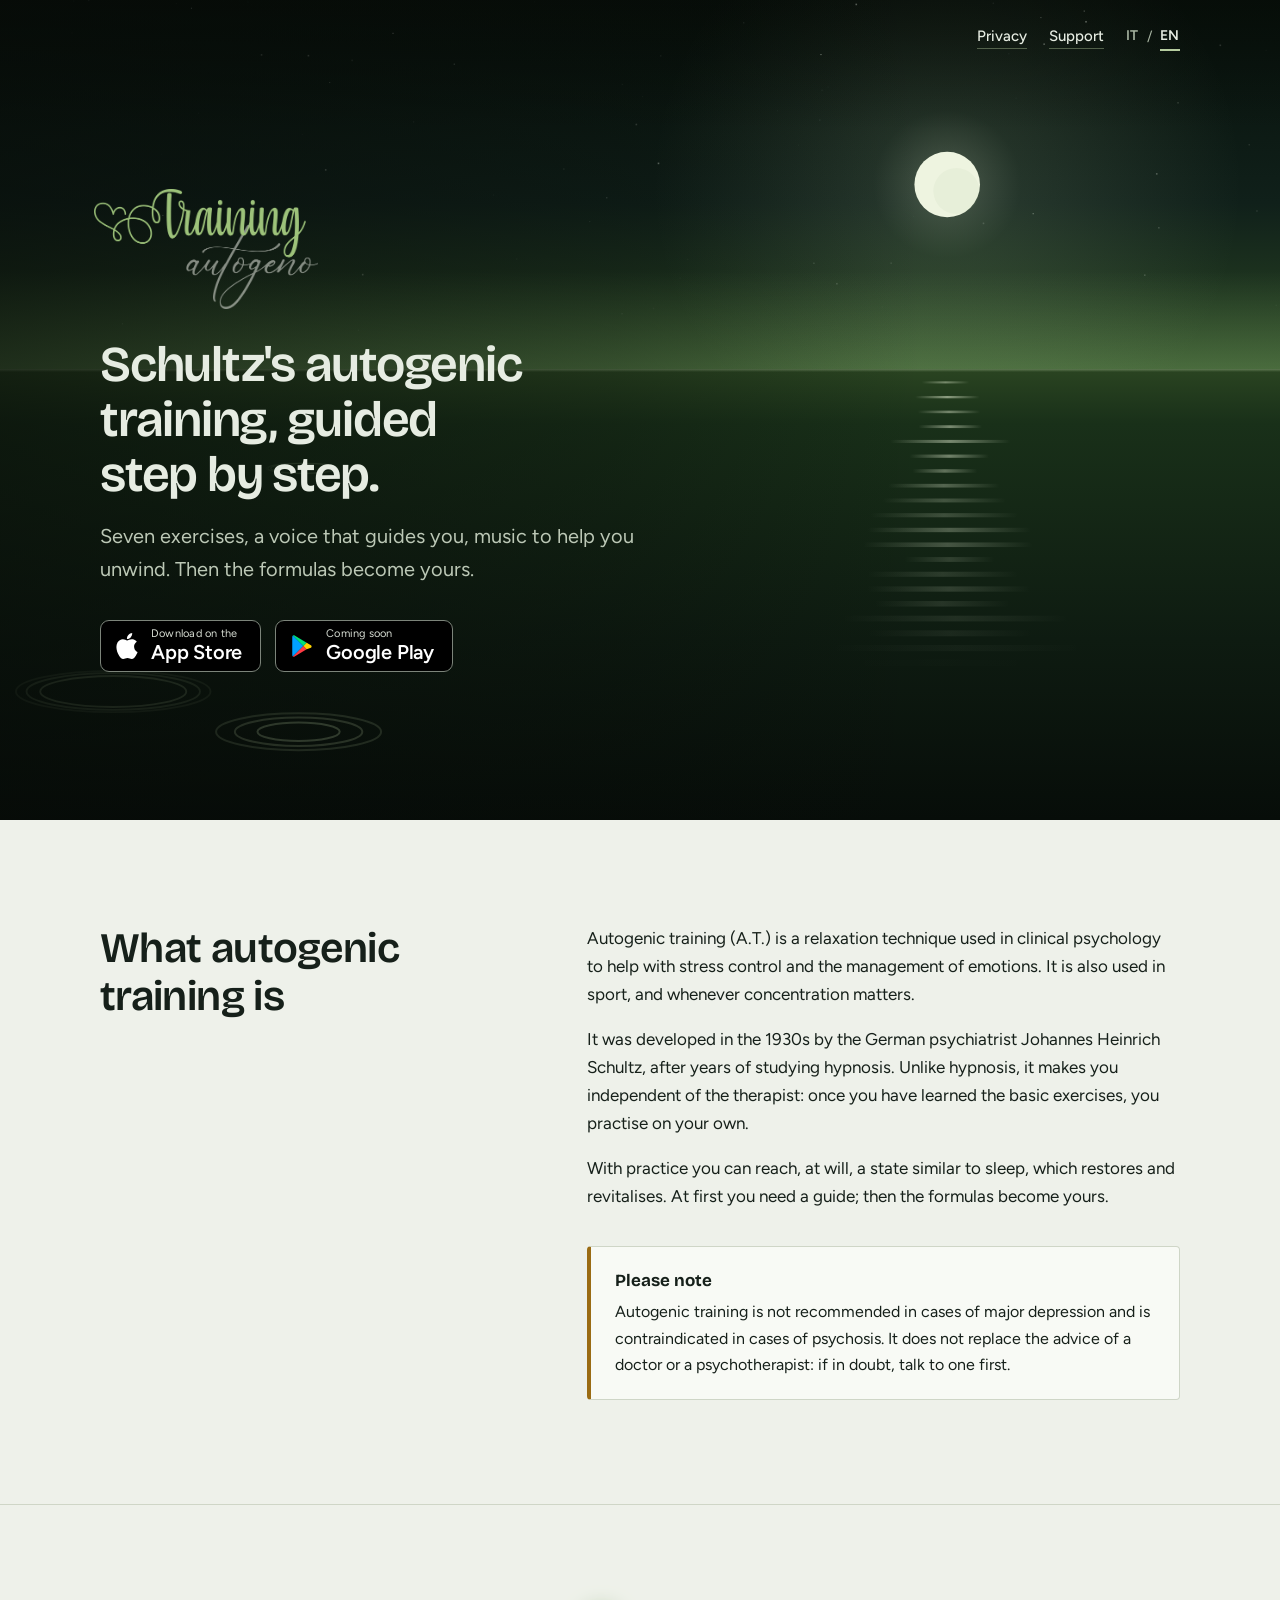
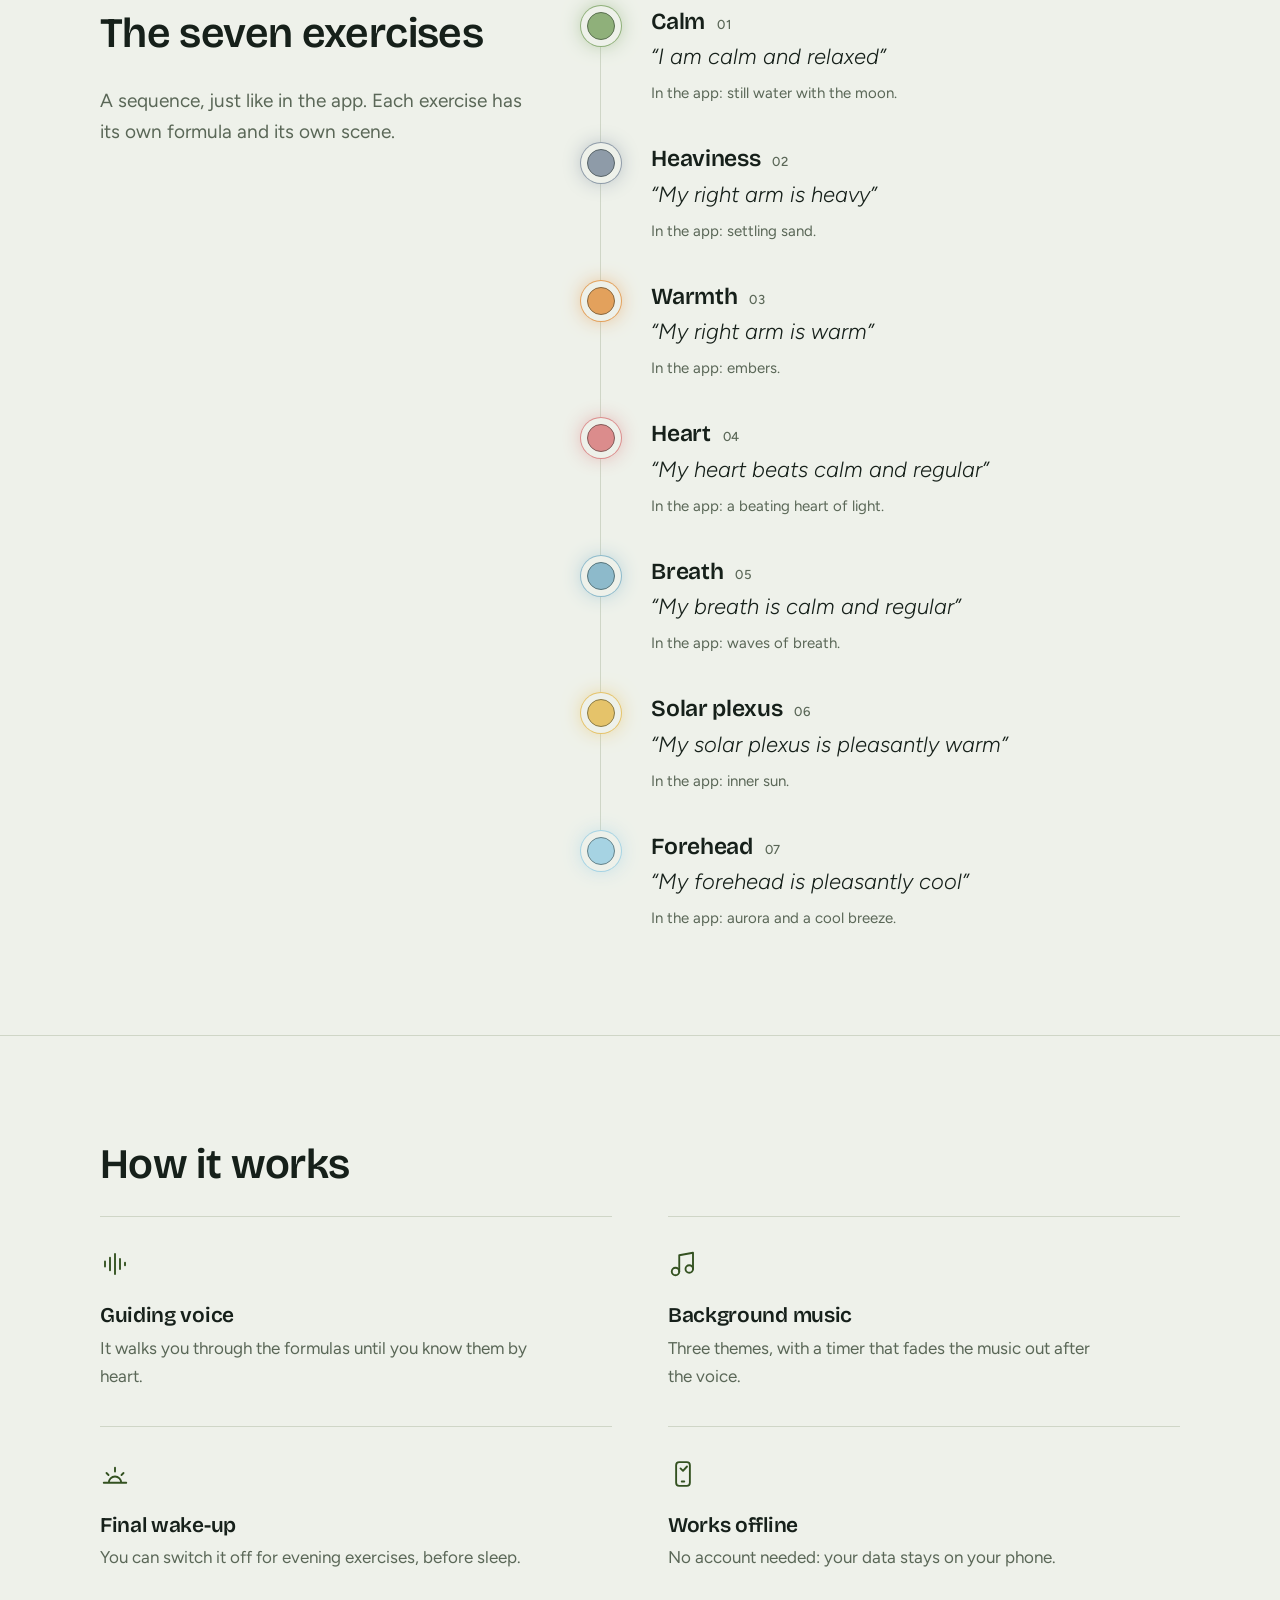
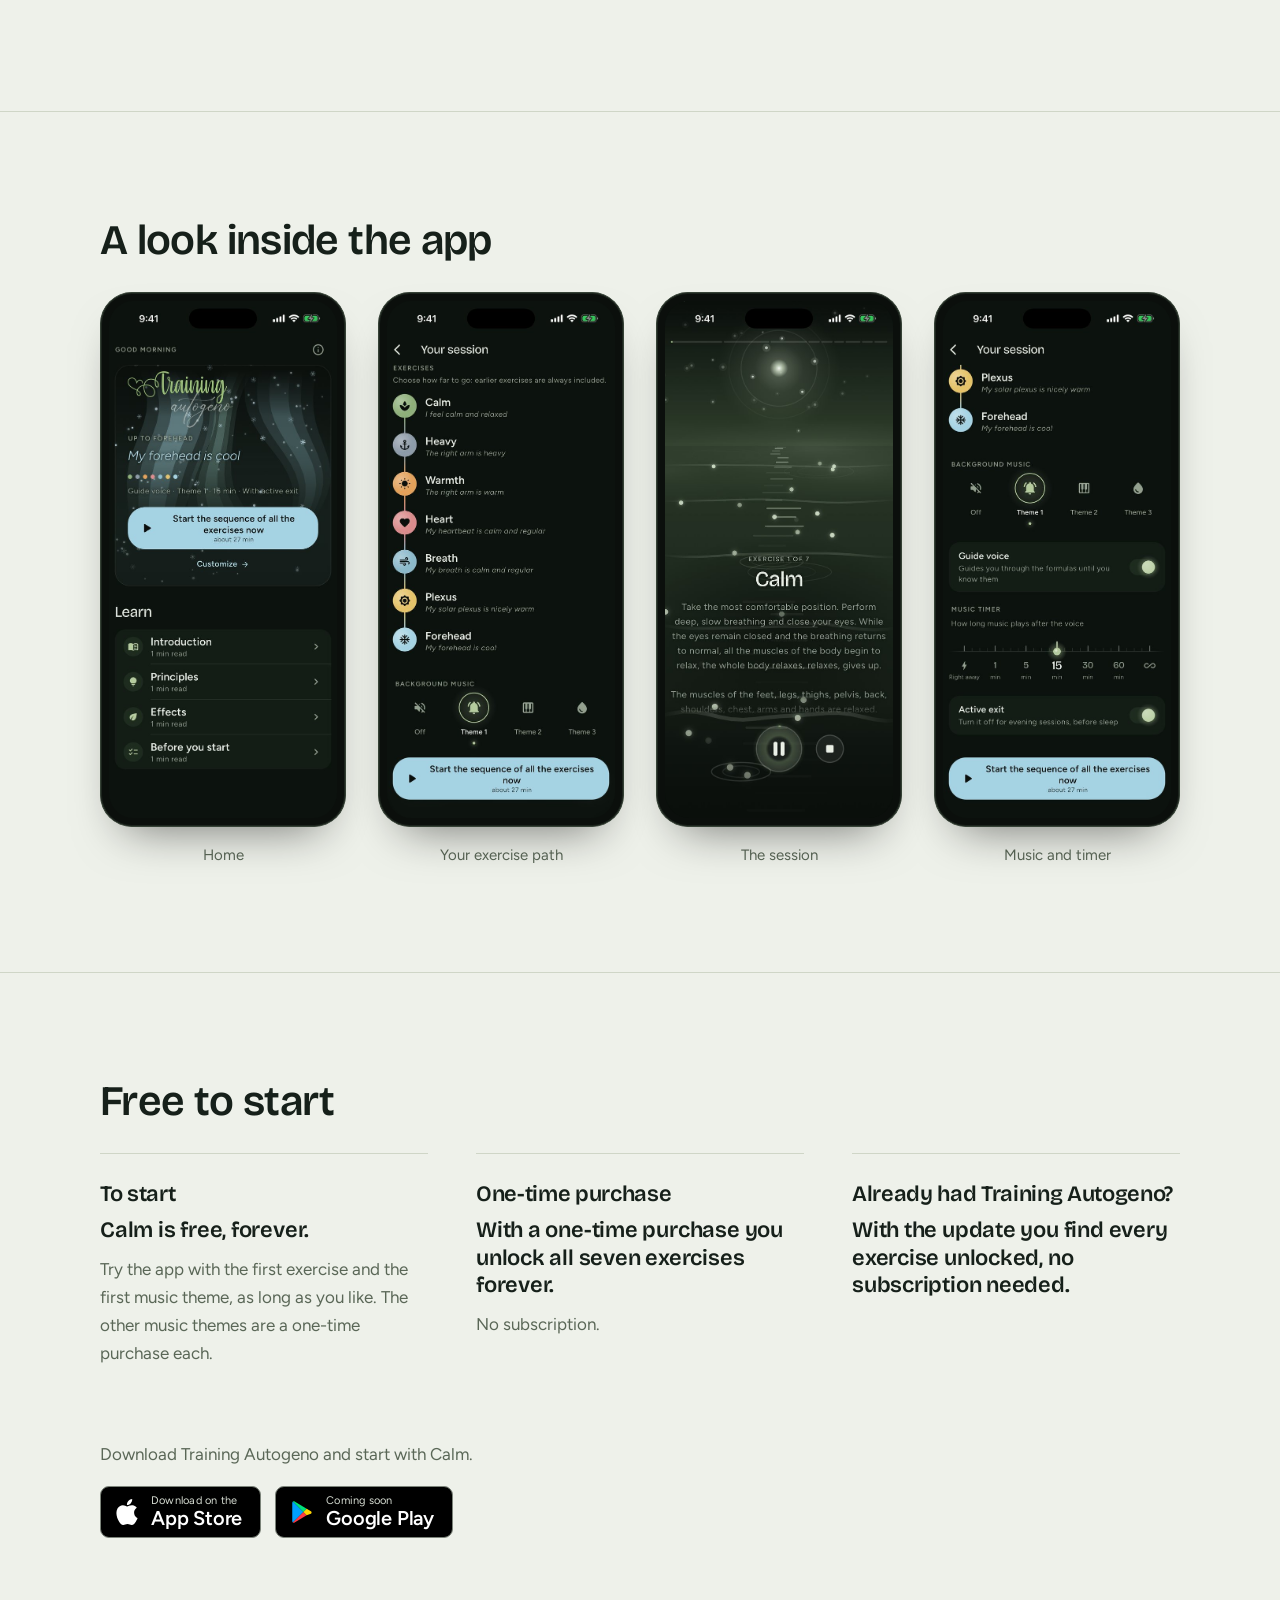
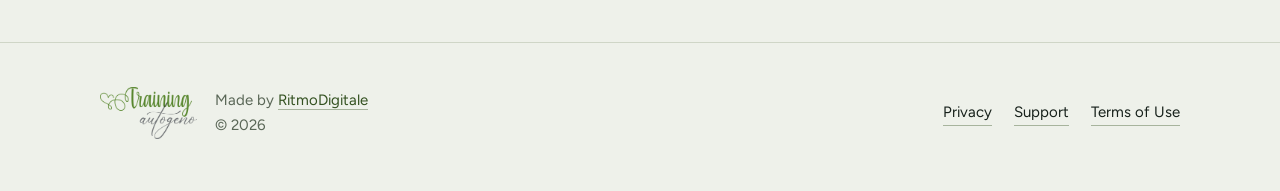
<file: index.html>
<!doctype html>
<html lang="it">
<head>
  <meta charset="utf-8">
  <meta name="viewport" content="width=device-width, initial-scale=1">
  <title data-en="Training Autogeno">Training Autogeno</title>
  <meta name="description" content="Il training autogeno di Schultz, guidato passo dopo passo: sette esercizi, una voce che ti accompagna, musiche per rilassarti." data-en="Schultz's autogenic training, guided step by step: seven exercises, a guiding voice and music to help you unwind.">
  <meta name="theme-color" content="#0C120E" media="(prefers-color-scheme: dark)">
  <meta name="theme-color" content="#EEF1EA" media="(prefers-color-scheme: light)">
  <meta property="og:type" content="website">
  <meta property="og:site_name" content="Training Autogeno">
  <meta property="og:title" content="Training Autogeno" data-en="Training Autogeno">
  <meta property="og:description" content="Il training autogeno di Schultz, guidato passo dopo passo: sette esercizi, una voce che ti accompagna, musiche per rilassarti." data-en="Schultz's autogenic training, guided step by step: seven exercises, a guiding voice and music to help you unwind.">
  <meta property="og:image" content="assets/img/icon.png">
  <link rel="icon" type="image/png" href="assets/img/icon-180.png">
  <link rel="apple-touch-icon" href="assets/img/icon-180.png">
  <link rel="preconnect" href="https://fonts.googleapis.com">
  <link rel="preconnect" href="https://fonts.gstatic.com" crossorigin>
  <link rel="stylesheet" href="https://fonts.googleapis.com/css2?family=Bricolage+Grotesque:opsz,wght@12..96,400..800&family=Figtree:ital,wght@0,300..700;1,300..600&display=swap">
  <link rel="stylesheet" href="assets/style.css">
  <script src="assets/site.js"></script>
</head>
<body>
  <a class="skip" href="#main"><span data-l="it" lang="it">Salta al contenuto</span><span data-l="en" lang="en">Skip to content</span></a>
  <header class="site-header on-hero">
    <div class="wrap">
      <span></span>
      <nav class="nav" aria-label="Menu">
        <a href="privacy.html">Privacy</a>
        <a href="support.html"><span data-l="it" lang="it">Supporto</span><span data-l="en" lang="en">Support</span></a>
        <div class="lang" role="group" aria-label="Lingua / Language">
          <button type="button" data-set-lang="it" aria-pressed="true" lang="it">IT</button><span aria-hidden="true">/</span><button type="button" data-set-lang="en" aria-pressed="false" lang="en">EN</button>
        </div>
      </nav>
    </div>
  </header>
  <main id="main">
    <section class="hero" id="top" aria-labelledby="claim">
      <canvas id="scene" aria-hidden="true"></canvas>
      <div class="hero-scrim"></div>
      <div class="wrap hero-inner">
        <div class="hero-copy">
          <img class="hero-logo" src="assets/img/logo_dark.png" alt="Training Autogeno" width="224" height="120">
          <h1 class="claim" id="claim"><span data-l="it" lang="it">Il training autogeno di Schultz, guidato passo dopo passo.</span><span data-l="en" lang="en">Schultz's autogenic training, guided step by step.</span></h1>
          <p class="sub" data-l="it" lang="it">Sette esercizi, una voce che ti accompagna, musiche per rilassarti. Poi le formule diventano tue.</p>
<p class="sub" data-l="en" lang="en">Seven exercises, a voice that guides you, music to help you unwind. Then the formulas become yours.</p>
          <div class="stores">
          <a class="store" href="https://apps.apple.com/app/id464008177" rel="noopener" aria-label="Scarica su App Store"><svg viewBox="0 0 24 24" aria-hidden="true" fill="#fff"><path d="M12.152 6.896c-.948 0-2.415-1.078-3.96-1.04-2.04.027-3.91 1.183-4.961 3.014-2.117 3.675-.546 9.103 1.519 12.09 1.013 1.454 2.208 3.09 3.792 3.039 1.52-.065 2.09-.987 3.935-.987 1.831 0 2.35.987 3.96.948 1.637-.026 2.676-1.48 3.676-2.948 1.156-1.688 1.636-3.325 1.662-3.415-.039-.013-3.182-1.221-3.22-4.857-.026-3.04 2.48-4.494 2.597-4.559-1.429-2.09-3.623-2.324-4.39-2.376-2-.156-3.675 1.09-4.61 1.09zM15.53 3.83c.843-1.012 1.4-2.427 1.245-3.83-1.207.052-2.662.805-3.532 1.818-.78.896-1.454 2.338-1.273 3.714 1.338.104 2.715-.688 3.559-1.701"/></svg><span><small><span data-l="it" lang="it">Scarica su</span><span data-l="en" lang="en">Download on the</span></small><b>App Store</b></span></a>
          <span class="store soon" role="note"><svg viewBox="0 0 24 24" aria-hidden="true"><path fill="#00A0FF" d="M3.6 2.3 13.3 12 3.6 21.7c-.4-.3-.6-.8-.6-1.4V3.7c0-.6.2-1.1.6-1.4z"/><path fill="#00E27A" d="M3.6 2.3c.4-.3 1-.4 1.6-.1l11.1 6.8-3 3z"/><path fill="#FF3A44" d="M3.6 21.7c.4.3 1 .4 1.6.1l11.1-6.8-3-3z"/><path fill="#FFD400" d="m16.3 9 3.9 2.3c.9.5.9 1.9 0 2.4L16.3 15l-3-3z"/></svg><span><small><span data-l="it" lang="it">In arrivo</span><span data-l="en" lang="en">Coming soon</span></small><b>Google Play</b></span></span>
        </div>
        </div>
      </div>
    </section>

    <section id="cose" aria-labelledby="h-cose">
      <div class="wrap about">
        <h2 id="h-cose"><span data-l="it" lang="it">Cos'è il training autogeno</span><span data-l="en" lang="en">What autogenic training is</span></h2>
        <div>
          <p data-l="it" lang="it">Il training autogeno (T.A.) è una tecnica di rilassamento usata in psicologia clinica come aiuto nel controllo dello stress e nella gestione delle emozioni. Si usa anche nello sport e ogni volta che serve concentrazione.</p>
<p data-l="en" lang="en">Autogenic training (A.T.) is a relaxation technique used in clinical psychology to help with stress control and the management of emotions. It is also used in sport, and whenever concentration matters.</p>
          <p data-l="it" lang="it">Lo sviluppò negli anni Trenta lo psichiatra tedesco Johannes Heinrich Schultz, dopo anni di studio dell'ipnosi. A differenza dell'ipnosi, rende indipendenti dal terapeuta: una volta imparati gli esercizi fondamentali, li pratichi da solo.</p>
<p data-l="en" lang="en">It was developed in the 1930s by the German psychiatrist Johannes Heinrich Schultz, after years of studying hypnosis. Unlike hypnosis, it makes you independent of the therapist: once you have learned the basic exercises, you practise on your own.</p>
          <p data-l="it" lang="it">Con la pratica puoi raggiungere, quando vuoi, una condizione simile al sonno, che ripara e rivitalizza. All'inizio serve una guida; poi le formule diventano tue.</p>
<p data-l="en" lang="en">With practice you can reach, at will, a state similar to sleep, which restores and revitalises. At first you need a guide; then the formulas become yours.</p>
          <aside class="notice" aria-label="Avvertenza">
            <strong><span data-l="it" lang="it">Avvertenza</span><span data-l="en" lang="en">Please note</span></strong>
            <p data-l="it" lang="it">Il training autogeno non è indicato in caso di depressione importante ed è controindicato in caso di psicosi. Non sostituisce il parere di un medico o di uno psicoterapeuta: se hai dubbi, parlane prima con lui.</p>
<p data-l="en" lang="en">Autogenic training is not recommended in cases of major depression and is contraindicated in cases of psychosis. It does not replace the advice of a doctor or a psychotherapist: if in doubt, talk to one first.</p>
          </aside>
        </div>
      </div>
    </section>

    <section id="esercizi" aria-labelledby="h-es">
      <div class="wrap exercises">
        <div>
          <h2 id="h-es"><span data-l="it" lang="it">I sette esercizi</span><span data-l="en" lang="en">The seven exercises</span></h2>
          <p class="lead" data-l="it" lang="it">Un percorso in sequenza, come nell'app. Ogni esercizio ha la sua formula e la sua scena.</p>
<p class="lead" data-l="en" lang="en">A sequence, just like in the app. Each exercise has its own formula and its own scene.</p>
        </div>
        <ol class="path">
          <li style="--c:#8FB07A">
            <span class="node" aria-hidden="true"></span>
            <h3><span data-l="it" lang="it">Calma</span><span data-l="en" lang="en">Calm</span> <span class="n" aria-hidden="true">01</span></h3>
            <p class="formula" data-l="it" lang="it">“Io sono calmo e disteso”</p>
<p class="formula" data-l="en" lang="en">“I am calm and relaxed”</p>
            <p class="scene" data-l="it" lang="it">Nell'app: acqua ferma con la luna.</p>
<p class="scene" data-l="en" lang="en">In the app: still water with the moon.</p>
          </li>
          <li style="--c:#8E9BA8">
            <span class="node" aria-hidden="true"></span>
            <h3><span data-l="it" lang="it">Pesantezza</span><span data-l="en" lang="en">Heaviness</span> <span class="n" aria-hidden="true">02</span></h3>
            <p class="formula" data-l="it" lang="it">“Il braccio destro è pesante”</p>
<p class="formula" data-l="en" lang="en">“My right arm is heavy”</p>
            <p class="scene" data-l="it" lang="it">Nell'app: sabbia che si posa.</p>
<p class="scene" data-l="en" lang="en">In the app: settling sand.</p>
          </li>
          <li style="--c:#E3A15C">
            <span class="node" aria-hidden="true"></span>
            <h3><span data-l="it" lang="it">Calore</span><span data-l="en" lang="en">Warmth</span> <span class="n" aria-hidden="true">03</span></h3>
            <p class="formula" data-l="it" lang="it">“Il braccio destro è caldo”</p>
<p class="formula" data-l="en" lang="en">“My right arm is warm”</p>
            <p class="scene" data-l="it" lang="it">Nell'app: braci.</p>
<p class="scene" data-l="en" lang="en">In the app: embers.</p>
          </li>
          <li style="--c:#DB8C8C">
            <span class="node" aria-hidden="true"></span>
            <h3><span data-l="it" lang="it">Cuore</span><span data-l="en" lang="en">Heart</span> <span class="n" aria-hidden="true">04</span></h3>
            <p class="formula" data-l="it" lang="it">“Il mio cuore batte calmo e rilassato”</p>
<p class="formula" data-l="en" lang="en">“My heart beats calm and regular”</p>
            <p class="scene" data-l="it" lang="it">Nell'app: un cuore di luce che batte.</p>
<p class="scene" data-l="en" lang="en">In the app: a beating heart of light.</p>
          </li>
          <li style="--c:#8DBACB">
            <span class="node" aria-hidden="true"></span>
            <h3><span data-l="it" lang="it">Respiro</span><span data-l="en" lang="en">Breath</span> <span class="n" aria-hidden="true">05</span></h3>
            <p class="formula" data-l="it" lang="it">“Il respiro è calmo e regolare”</p>
<p class="formula" data-l="en" lang="en">“My breath is calm and regular”</p>
            <p class="scene" data-l="it" lang="it">Nell'app: onde del respiro.</p>
<p class="scene" data-l="en" lang="en">In the app: waves of breath.</p>
          </li>
          <li style="--c:#E5C36A">
            <span class="node" aria-hidden="true"></span>
            <h3><span data-l="it" lang="it">Plesso</span><span data-l="en" lang="en">Solar plexus</span> <span class="n" aria-hidden="true">06</span></h3>
            <p class="formula" data-l="it" lang="it">“Il mio plesso solare è piacevolmente caldo”</p>
<p class="formula" data-l="en" lang="en">“My solar plexus is pleasantly warm”</p>
            <p class="scene" data-l="it" lang="it">Nell'app: sole interiore.</p>
<p class="scene" data-l="en" lang="en">In the app: inner sun.</p>
          </li>
          <li style="--c:#A6D3E3">
            <span class="node" aria-hidden="true"></span>
            <h3><span data-l="it" lang="it">Fronte</span><span data-l="en" lang="en">Forehead</span> <span class="n" aria-hidden="true">07</span></h3>
            <p class="formula" data-l="it" lang="it">“La mia fronte è piacevolmente fresca”</p>
<p class="formula" data-l="en" lang="en">“My forehead is pleasantly cool”</p>
            <p class="scene" data-l="it" lang="it">Nell'app: aurora e brezza fresca.</p>
<p class="scene" data-l="en" lang="en">In the app: aurora and a cool breeze.</p>
          </li>
        </ol>
      </div>
    </section>

    <section id="funziona" aria-labelledby="h-fn">
      <div class="wrap">
        <h2 id="h-fn"><span data-l="it" lang="it">Come funziona</span><span data-l="en" lang="en">How it works</span></h2>
        <div class="feats">
          <div class="feat"><svg viewBox="0 0 24 24" aria-hidden="true"><path d="M4 10v4M8 7v10M12 4v16M16 8v8M20 11v2"/></svg><h3><span data-l="it" lang="it">Voce guida</span><span data-l="en" lang="en">Guiding voice</span></h3><p data-l="it" lang="it">Ti accompagna nelle formule finché non le conosci.</p>
<p data-l="en" lang="en">It walks you through the formulas until you know them by heart.</p></div>
          <div class="feat"><svg viewBox="0 0 24 24" aria-hidden="true"><path d="M9 18V5l11-2v13"/><circle cx="6" cy="18" r="3"/><circle cx="17" cy="16" r="3"/></svg><h3><span data-l="it" lang="it">Musiche di sottofondo</span><span data-l="en" lang="en">Background music</span></h3><p data-l="it" lang="it">Tre temi, con un timer che sfuma la musica dopo la voce.</p>
<p data-l="en" lang="en">Three themes, with a timer that fades the music out after the voice.</p></div>
          <div class="feat"><svg viewBox="0 0 24 24" aria-hidden="true"><path d="M3 19h18M7 19a5 5 0 0 1 10 0M12 7v3M5.2 11.2l1.6 1.6M18.8 11.2l-1.6 1.6"/></svg><h3><span data-l="it" lang="it">Ripresa finale</span><span data-l="en" lang="en">Final wake-up</span></h3><p data-l="it" lang="it">Si può disattivare per gli esercizi serali, prima di dormire.</p>
<p data-l="en" lang="en">You can switch it off for evening exercises, before sleep.</p></div>
          <div class="feat"><svg viewBox="0 0 24 24" aria-hidden="true"><rect x="6.5" y="2.5" width="11" height="19" rx="2.5"/><path d="M10 7.5l2 2 3.2-3.5M11 18h2"/></svg><h3><span data-l="it" lang="it">Funziona offline</span><span data-l="en" lang="en">Works offline</span></h3><p data-l="it" lang="it">Niente account: i tuoi dati restano sul telefono.</p>
<p data-l="en" lang="en">No account needed: your data stays on your phone.</p></div>
        </div>
      </div>
    </section>

    <section id="screenshot" aria-labelledby="h-sc">
      <div class="wrap">
        <h2 id="h-sc"><span data-l="it" lang="it">Uno sguardo all'app</span><span data-l="en" lang="en">A look inside the app</span></h2>
        <ul class="phones">
          <li><figure>
            <div class="phone" role="img" aria-label="Home con la scena dell'esercizio scelto" data-alt-it="Home con la scena dell'esercizio scelto" data-alt-en="Home with the scene of the chosen exercise"><div class="screen"><canvas data-phone="home" aria-hidden="true"></canvas><img src="assets/img/screens/home.it.jpg" data-shot="home" alt="" loading="lazy" onload="this.classList.add('ok')"></div></div>
            <figcaption><span data-l="it" lang="it">La home</span><span data-l="en" lang="en">Home</span></figcaption>
          </figure></li>
          <li><figure>
            <div class="phone" role="img" aria-label="Il percorso dei sette esercizi con l'anteprima animata" data-alt-it="Il percorso dei sette esercizi con l'anteprima animata" data-alt-en="The path of the seven exercises with the animated preview"><div class="screen"><canvas data-phone="setup" aria-hidden="true"></canvas><img src="assets/img/screens/setup.it.jpg" data-shot="setup" alt="" loading="lazy" onload="this.classList.add('ok')"></div></div>
            <figcaption><span data-l="it" lang="it">Il percorso degli esercizi</span><span data-l="en" lang="en">Your exercise path</span></figcaption>
          </figure></li>
          <li><figure>
            <div class="phone" role="img" aria-label="Sessione con la scena dell'acqua ferma" data-alt-it="Sessione con la scena dell'acqua ferma" data-alt-en="Session with the still water scene"><div class="screen"><canvas data-phone="session" aria-hidden="true"></canvas><img src="assets/img/screens/session.it.jpg" data-shot="session" alt="" loading="lazy" onload="this.classList.add('ok')"></div></div>
            <figcaption><span data-l="it" lang="it">La sessione</span><span data-l="en" lang="en">The session</span></figcaption>
          </figure></li>
          <li><figure>
            <div class="phone" role="img" aria-label="Musiche, timer della musica e ripresa finale" data-alt-it="Musiche, timer della musica e ripresa finale" data-alt-en="Music themes, music timer and active exit"><div class="screen"><canvas data-phone="paywall" aria-hidden="true"></canvas><img src="assets/img/screens/controls.it.jpg" data-shot="controls" alt="" loading="lazy" onload="this.classList.add('ok')"></div></div>
            <figcaption><span data-l="it" lang="it">Musiche e timer</span><span data-l="en" lang="en">Music and timer</span></figcaption>
          </figure></li>
        </ul>
      </div>
    </section>

    <section id="prezzi" aria-labelledby="h-pr">
      <div class="wrap">
        <h2 id="h-pr"><span data-l="it" lang="it">Gratis per cominciare</span><span data-l="en" lang="en">Free to start</span></h2>
        <div class="prices">
          <div class="price">
            <h3><span data-l="it" lang="it">Per cominciare</span><span data-l="en" lang="en">To start</span></h3>
            <p class="big" data-l="it" lang="it">Calma è gratis, per sempre.</p>
<p class="big" data-l="en" lang="en">Calm is free, forever.</p>
            <p data-l="it" lang="it">Provi l'app con il primo esercizio e il primo tema musicale, quanto vuoi. Gli altri temi musicali si acquistano a parte, una volta sola.</p>
<p data-l="en" lang="en">Try the app with the first exercise and the first music theme, as long as you like. The other music themes are a one-time purchase each.</p>
          </div>
          <div class="price">
            <h3><span data-l="it" lang="it">Acquisto unico</span><span data-l="en" lang="en">One-time purchase</span></h3>
            <p class="big" data-l="it" lang="it">Con un acquisto unico sblocchi per sempre tutti e sette gli esercizi.</p>
<p class="big" data-l="en" lang="en">With a one-time purchase you unlock all seven exercises forever.</p>
            <p data-l="it" lang="it">Nessun abbonamento.</p>
<p data-l="en" lang="en">No subscription.</p>
          </div>
          <div class="price">
            <h3><span data-l="it" lang="it">Avevi già Training Autogeno?</span><span data-l="en" lang="en">Already had Training Autogeno?</span></h3>
            <p class="big" data-l="it" lang="it">Con l'aggiornamento trovi tutti gli esercizi sbloccati, senza abbonamento.</p>
<p class="big" data-l="en" lang="en">With the update you find every exercise unlocked, no subscription needed.</p>
          </div>
        </div>
        <div class="cta">
          <p data-l="it" lang="it">Scarica Training Autogeno e comincia da Calma.</p>
<p data-l="en" lang="en">Download Training Autogeno and start with Calm.</p>
          <div class="stores">
          <a class="store" href="https://apps.apple.com/app/id464008177" rel="noopener" aria-label="Scarica su App Store"><svg viewBox="0 0 24 24" aria-hidden="true" fill="#fff"><path d="M12.152 6.896c-.948 0-2.415-1.078-3.96-1.04-2.04.027-3.91 1.183-4.961 3.014-2.117 3.675-.546 9.103 1.519 12.09 1.013 1.454 2.208 3.09 3.792 3.039 1.52-.065 2.09-.987 3.935-.987 1.831 0 2.35.987 3.96.948 1.637-.026 2.676-1.48 3.676-2.948 1.156-1.688 1.636-3.325 1.662-3.415-.039-.013-3.182-1.221-3.22-4.857-.026-3.04 2.48-4.494 2.597-4.559-1.429-2.09-3.623-2.324-4.39-2.376-2-.156-3.675 1.09-4.61 1.09zM15.53 3.83c.843-1.012 1.4-2.427 1.245-3.83-1.207.052-2.662.805-3.532 1.818-.78.896-1.454 2.338-1.273 3.714 1.338.104 2.715-.688 3.559-1.701"/></svg><span><small><span data-l="it" lang="it">Scarica su</span><span data-l="en" lang="en">Download on the</span></small><b>App Store</b></span></a>
          <span class="store soon" role="note"><svg viewBox="0 0 24 24" aria-hidden="true"><path fill="#00A0FF" d="M3.6 2.3 13.3 12 3.6 21.7c-.4-.3-.6-.8-.6-1.4V3.7c0-.6.2-1.1.6-1.4z"/><path fill="#00E27A" d="M3.6 2.3c.4-.3 1-.4 1.6-.1l11.1 6.8-3 3z"/><path fill="#FF3A44" d="M3.6 21.7c.4.3 1 .4 1.6.1l11.1-6.8-3-3z"/><path fill="#FFD400" d="m16.3 9 3.9 2.3c.9.5.9 1.9 0 2.4L16.3 15l-3-3z"/></svg><span><small><span data-l="it" lang="it">In arrivo</span><span data-l="en" lang="en">Coming soon</span></small><b>Google Play</b></span></span>
        </div>
        </div>
      </div>
    </section>
  </main>
  <footer class="site-footer">
    <div class="wrap">
      <div class="foot-brand">
        <img class="logo-l" src="assets/img/logo_light.png" alt="Training Autogeno" width="97" height="52">
        <img class="logo-d" src="assets/img/logo_dark.png" alt="" width="97" height="52">
        <p><span data-l="it" lang="it">Realizzato da <a href="https://ritmodigitale.it/" rel="noopener">RitmoDigitale</a></span><span data-l="en" lang="en">Made by <a href="https://ritmodigitale.it/" rel="noopener">RitmoDigitale</a></span><br>© 2026</p>
      </div>
      <nav class="foot-nav" aria-label="Footer">
        <a href="privacy.html">Privacy</a>
        <a href="support.html"><span data-l="it" lang="it">Supporto</span><span data-l="en" lang="en">Support</span></a>
        <a href="https://www.apple.com/legal/internet-services/itunes/dev/stdeula/" rel="noopener"><span data-l="it" lang="it">Termini d'uso</span><span data-l="en" lang="en">Terms of Use</span></a>
      </nav>
    </div>
  </footer>
</body>
</html>
</file>
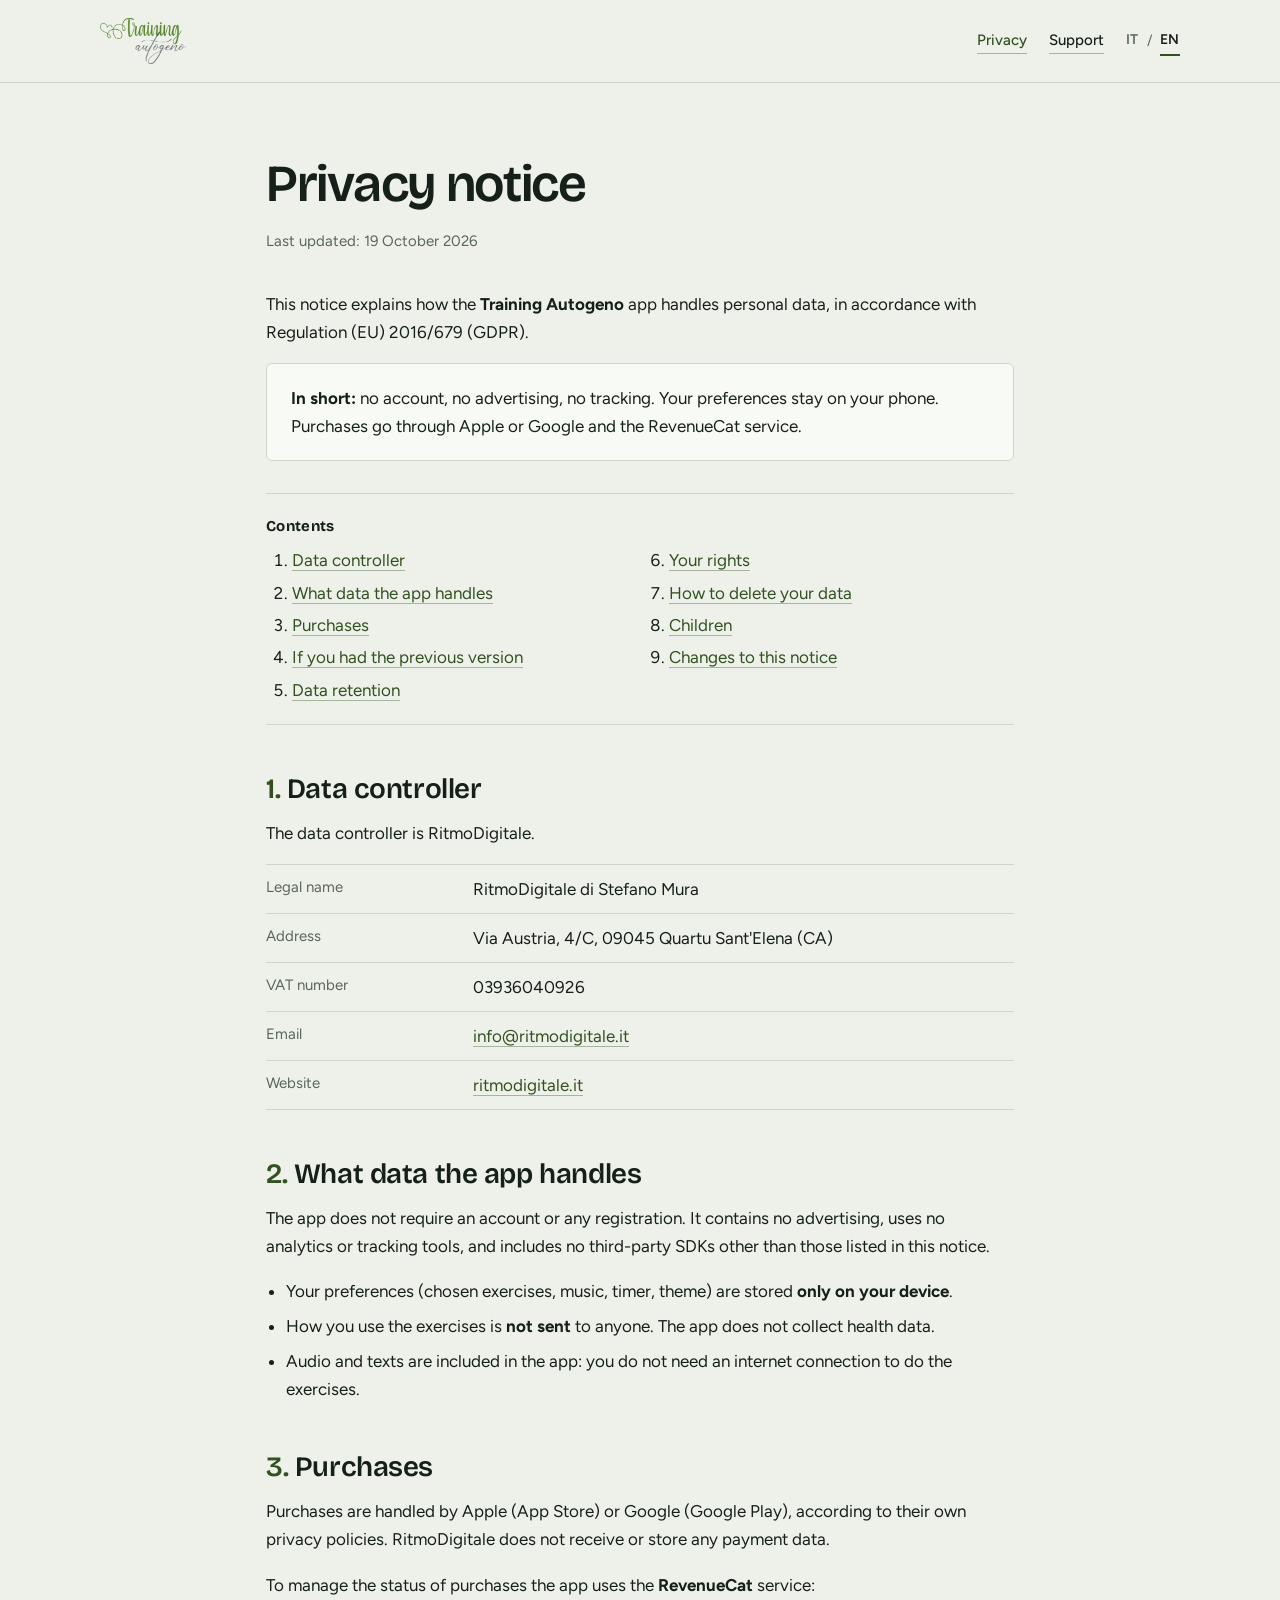
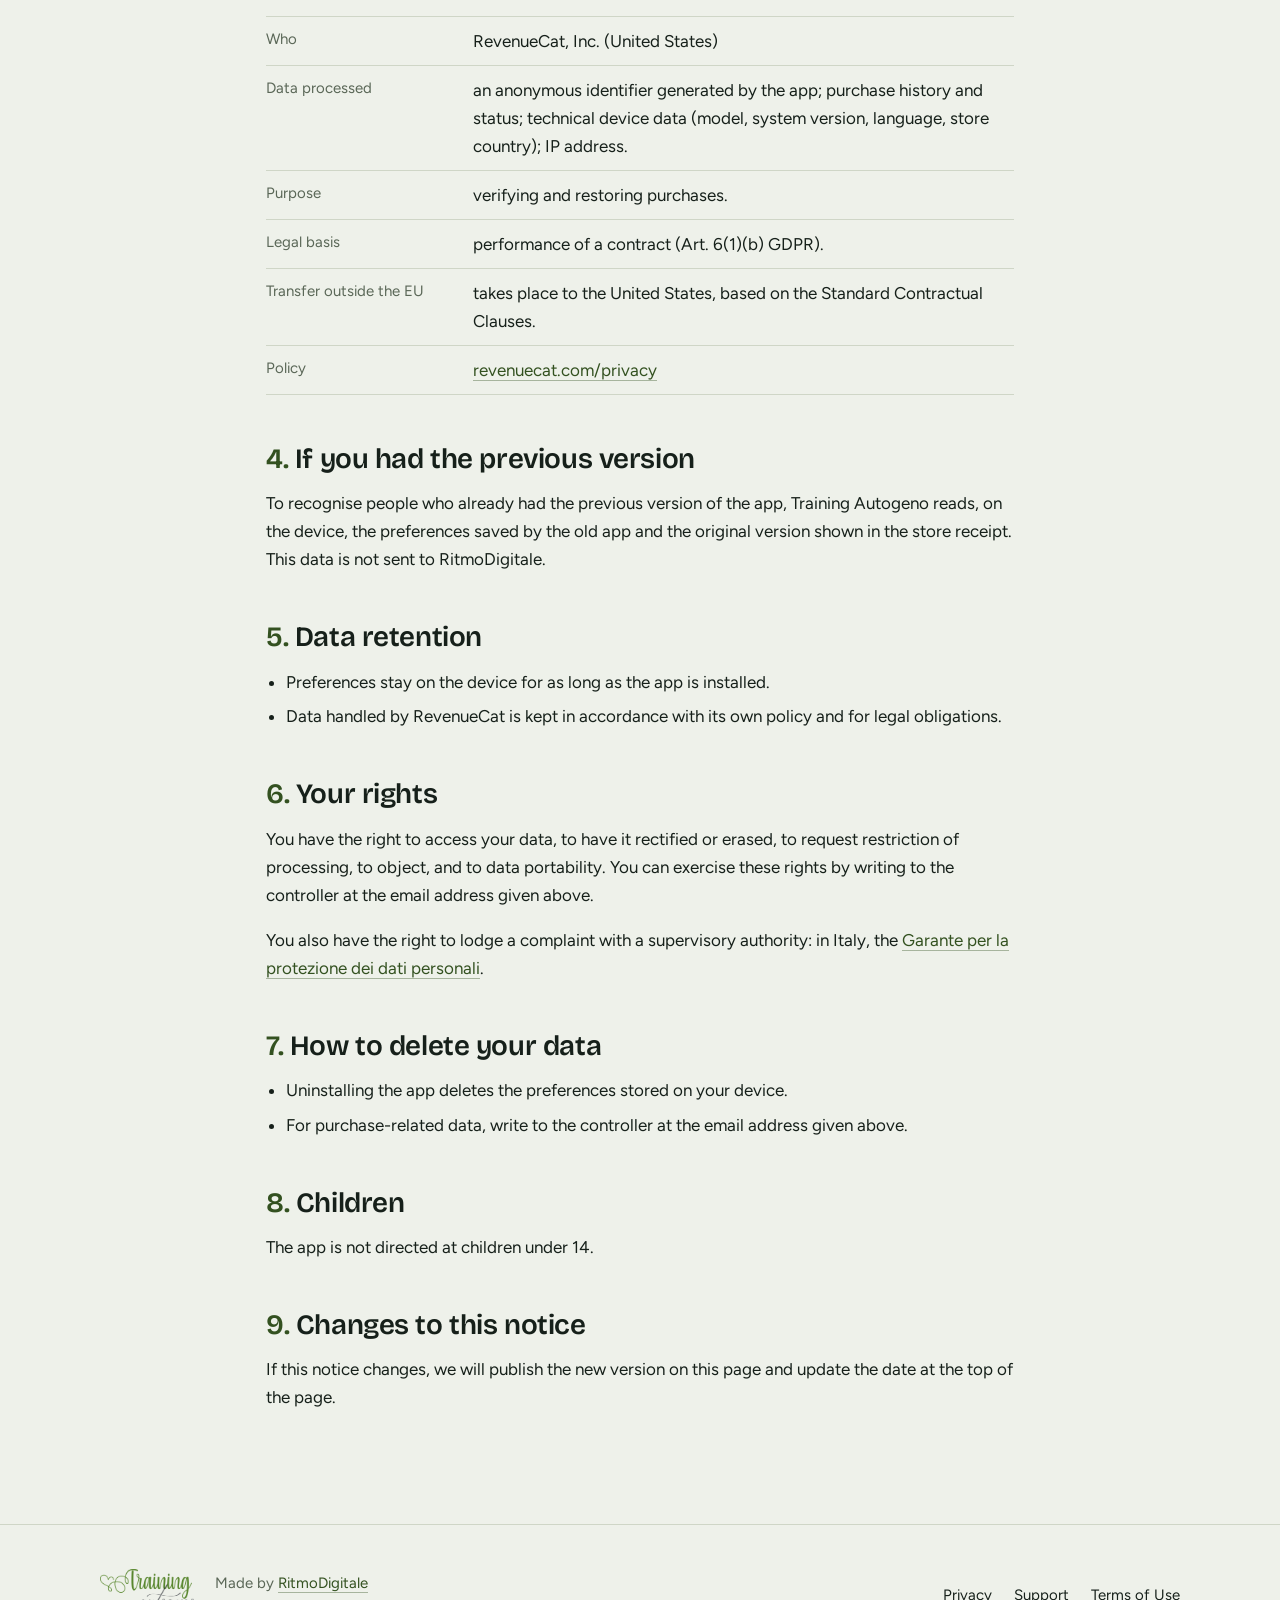
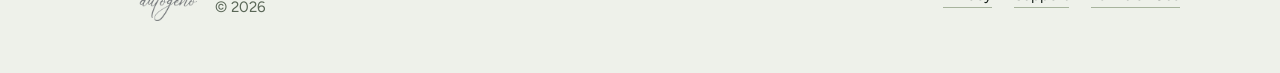
<file: privacy.html>
<!doctype html>
<html lang="it">
<head>
  <meta charset="utf-8">
  <meta name="viewport" content="width=device-width, initial-scale=1">
  <title data-en="Privacy · Training Autogeno">Privacy · Training Autogeno</title>
  <meta name="description" content="Informativa sulla privacy dell'app Training Autogeno: nessun account, nessuna pubblicità, nessun tracciamento." data-en="Privacy notice for the Training Autogeno app: no account, no advertising, no tracking.">
  <meta name="theme-color" content="#0C120E" media="(prefers-color-scheme: dark)">
  <meta name="theme-color" content="#EEF1EA" media="(prefers-color-scheme: light)">
  <meta property="og:type" content="website">
  <meta property="og:site_name" content="Training Autogeno">
  <meta property="og:title" content="Privacy · Training Autogeno" data-en="Privacy · Training Autogeno">
  <meta property="og:description" content="Informativa sulla privacy dell'app Training Autogeno: nessun account, nessuna pubblicità, nessun tracciamento." data-en="Privacy notice for the Training Autogeno app: no account, no advertising, no tracking.">
  <meta property="og:image" content="assets/img/icon.png">
  <link rel="icon" type="image/png" href="assets/img/icon-180.png">
  <link rel="apple-touch-icon" href="assets/img/icon-180.png">
  <link rel="preconnect" href="https://fonts.googleapis.com">
  <link rel="preconnect" href="https://fonts.gstatic.com" crossorigin>
  <link rel="stylesheet" href="https://fonts.googleapis.com/css2?family=Bricolage+Grotesque:opsz,wght@12..96,400..800&family=Figtree:ital,wght@0,300..700;1,300..600&display=swap">
  <link rel="stylesheet" href="assets/style.css">
  <script src="assets/site.js"></script>
</head>
<body>
  <a class="skip" href="#main"><span data-l="it" lang="it">Salta al contenuto</span><span data-l="en" lang="en">Skip to content</span></a>
  <header class="site-header">
    <div class="wrap">
      <a class="brand" href="index.html" aria-label="Training Autogeno">
        <img class="logo-l" src="assets/img/logo_light.png" alt="Training Autogeno" width="86" height="46">
        <img class="logo-d" src="assets/img/logo_dark.png" alt="" width="86" height="46"></a>
      <nav class="nav" aria-label="Menu">
        <a href="privacy.html" aria-current="page">Privacy</a>
        <a href="support.html"><span data-l="it" lang="it">Supporto</span><span data-l="en" lang="en">Support</span></a>
        <div class="lang" role="group" aria-label="Lingua / Language">
          <button type="button" data-set-lang="it" aria-pressed="true" lang="it">IT</button><span aria-hidden="true">/</span><button type="button" data-set-lang="en" aria-pressed="false" lang="en">EN</button>
        </div>
      </nav>
    </div>
  </header>
  <main id="main" class="page">
    <div class="wrap">
    <article class="doc">
      <h1><span data-l="it" lang="it">Informativa sulla privacy</span><span data-l="en" lang="en">Privacy notice</span></h1>
      <p class="meta" data-l="it" lang="it">Ultimo aggiornamento: 19 ottobre 2026</p>
<p class="meta" data-l="en" lang="en">Last updated: 19 October 2026</p>
      <p data-l="it" lang="it">Questa informativa spiega come l'app <strong>Training Autogeno</strong> tratta i dati personali, ai sensi del Regolamento (UE) 2016/679 (GDPR).</p>
<p data-l="en" lang="en">This notice explains how the <strong>Training Autogeno</strong> app handles personal data, in accordance with Regulation (EU) 2016/679 (GDPR).</p>
      <div class="summary"><p data-l="it" lang="it"><strong>In breve:</strong> nessun account, nessuna pubblicità, nessun tracciamento. Le tue preferenze restano sul telefono. Gli acquisti passano da Apple o Google e dal servizio RevenueCat.</p>
<p data-l="en" lang="en"><strong>In short:</strong> no account, no advertising, no tracking. Your preferences stay on your phone. Purchases go through Apple or Google and the RevenueCat service.</p></div>
      <nav class="toc" aria-label="Indice">
        <strong><span data-l="it" lang="it">Indice</span><span data-l="en" lang="en">Contents</span></strong>
        <ol>
            <li><a href="#titolare"><span data-l="it" lang="it">Titolare del trattamento</span><span data-l="en" lang="en">Data controller</span></a></li>
            <li><a href="#dati"><span data-l="it" lang="it">Quali dati tratta l'app</span><span data-l="en" lang="en">What data the app handles</span></a></li>
            <li><a href="#acquisti"><span data-l="it" lang="it">Acquisti</span><span data-l="en" lang="en">Purchases</span></a></li>
            <li><a href="#versione-precedente"><span data-l="it" lang="it">Se avevi la versione precedente</span><span data-l="en" lang="en">If you had the previous version</span></a></li>
            <li><a href="#conservazione"><span data-l="it" lang="it">Conservazione dei dati</span><span data-l="en" lang="en">Data retention</span></a></li>
            <li><a href="#diritti"><span data-l="it" lang="it">I tuoi diritti</span><span data-l="en" lang="en">Your rights</span></a></li>
            <li><a href="#cancellazione"><span data-l="it" lang="it">Come cancellare i tuoi dati</span><span data-l="en" lang="en">How to delete your data</span></a></li>
            <li><a href="#minori"><span data-l="it" lang="it">Minori</span><span data-l="en" lang="en">Children</span></a></li>
            <li><a href="#modifiche"><span data-l="it" lang="it">Modifiche a questa informativa</span><span data-l="en" lang="en">Changes to this notice</span></a></li>
        </ol>
      </nav>
      <section id="titolare" class="numbered">
        <h2><span data-l="it" lang="it">Titolare del trattamento</span><span data-l="en" lang="en">Data controller</span></h2>
        
        <p data-l="it" lang="it">Il titolare del trattamento è RitmoDigitale.</p>
<p data-l="en" lang="en">The data controller is RitmoDigitale.</p>
        <dl class="facts">
          <div><dt><span data-l="it" lang="it">Ragione sociale</span><span data-l="en" lang="en">Legal name</span></dt><dd>RitmoDigitale di Stefano Mura</dd></div>
          <div><dt><span data-l="it" lang="it">Indirizzo</span><span data-l="en" lang="en">Address</span></dt><dd>Via Austria, 4/C, 09045 Quartu Sant'Elena (CA)</dd></div>
          <div><dt><span data-l="it" lang="it">P.IVA</span><span data-l="en" lang="en">VAT number</span></dt><dd>03936040926</dd></div>
          <div><dt>Email</dt><dd class="overflow-wrap"><a href="mailto:info@ritmodigitale.it">info@ritmodigitale.it</a></dd></div>
          <div><dt><span data-l="it" lang="it">Sito</span><span data-l="en" lang="en">Website</span></dt><dd><a href="https://ritmodigitale.it/" rel="noopener">ritmodigitale.it</a></dd></div>
        </dl>
      </section>
      <section id="dati" class="numbered">
        <h2><span data-l="it" lang="it">Quali dati tratta l'app</span><span data-l="en" lang="en">What data the app handles</span></h2>
        
        <p data-l="it" lang="it">L'app non richiede un account né una registrazione. Non contiene pubblicità, non usa strumenti di analisi o di tracciamento e non include SDK di terze parti, a parte quelli indicati in questa informativa.</p>
<p data-l="en" lang="en">The app does not require an account or any registration. It contains no advertising, uses no analytics or tracking tools, and includes no third-party SDKs other than those listed in this notice.</p>
        <ul>
          <li data-l="it" lang="it">Le tue preferenze (esercizi scelti, musica, timer, tema) sono salvate <strong>solo sul tuo dispositivo</strong>.</li>
<li data-l="en" lang="en">Your preferences (chosen exercises, music, timer, theme) are stored <strong>only on your device</strong>.</li>
          <li data-l="it" lang="it">L'uso che fai degli esercizi <strong>non viene inviato</strong> a nessuno. L'app non raccoglie dati sulla salute.</li>
<li data-l="en" lang="en">How you use the exercises is <strong>not sent</strong> to anyone. The app does not collect health data.</li>
          <li data-l="it" lang="it">Audio e testi sono inclusi nell'app: per fare gli esercizi non serve la connessione a internet.</li>
<li data-l="en" lang="en">Audio and texts are included in the app: you do not need an internet connection to do the exercises.</li>
        </ul>
      </section>
      <section id="acquisti" class="numbered">
        <h2><span data-l="it" lang="it">Acquisti</span><span data-l="en" lang="en">Purchases</span></h2>
        
        <p data-l="it" lang="it">Gli acquisti sono gestiti da Apple (App Store) o da Google (Google Play), secondo le rispettive informative sulla privacy. RitmoDigitale non riceve né conserva dati di pagamento.</p>
<p data-l="en" lang="en">Purchases are handled by Apple (App Store) or Google (Google Play), according to their own privacy policies. RitmoDigitale does not receive or store any payment data.</p>
        <p data-l="it" lang="it">Per gestire lo stato degli acquisti l'app usa il servizio <strong>RevenueCat</strong>:</p>
<p data-l="en" lang="en">To manage the status of purchases the app uses the <strong>RevenueCat</strong> service:</p>
        <dl class="facts">
          <div><dt><span data-l="it" lang="it">Chi</span><span data-l="en" lang="en">Who</span></dt><dd>RevenueCat, Inc. (<span data-l="it" lang="it">Stati Uniti</span><span data-l="en" lang="en">United States</span>)</dd></div>
          <div><dt><span data-l="it" lang="it">Dati trattati</span><span data-l="en" lang="en">Data processed</span></dt><dd><span data-l="it" lang="it">un identificativo anonimo generato dall'app; cronologia e stato degli acquisti; dati tecnici del dispositivo (modello, versione del sistema, lingua, paese dello store); indirizzo IP.</span><span data-l="en" lang="en">an anonymous identifier generated by the app; purchase history and status; technical device data (model, system version, language, store country); IP address.</span></dd></div>
          <div><dt><span data-l="it" lang="it">Finalità</span><span data-l="en" lang="en">Purpose</span></dt><dd><span data-l="it" lang="it">verificare e ripristinare gli acquisti.</span><span data-l="en" lang="en">verifying and restoring purchases.</span></dd></div>
          <div><dt><span data-l="it" lang="it">Base giuridica</span><span data-l="en" lang="en">Legal basis</span></dt><dd><span data-l="it" lang="it">esecuzione del contratto (art. 6, par. 1, lett. b, GDPR).</span><span data-l="en" lang="en">performance of a contract (Art. 6(1)(b) GDPR).</span></dd></div>
          <div><dt><span data-l="it" lang="it">Trasferimento extra-UE</span><span data-l="en" lang="en">Transfer outside the EU</span></dt><dd><span data-l="it" lang="it">avviene negli Stati Uniti, sulla base delle Clausole Contrattuali Standard.</span><span data-l="en" lang="en">takes place to the United States, based on the Standard Contractual Clauses.</span></dd></div>
          <div><dt><span data-l="it" lang="it">Informativa</span><span data-l="en" lang="en">Policy</span></dt><dd class="overflow-wrap"><a href="https://www.revenuecat.com/privacy" rel="noopener">revenuecat.com/privacy</a></dd></div>
        </dl>
      </section>
      <section id="versione-precedente" class="numbered">
        <h2><span data-l="it" lang="it">Se avevi la versione precedente</span><span data-l="en" lang="en">If you had the previous version</span></h2>
        
        <p data-l="it" lang="it">Per riconoscere chi aveva già la versione precedente dell'app, Training Autogeno legge sul dispositivo le preferenze salvate dalla vecchia app e la versione originale indicata nella ricevuta dello store. Questi dati non vengono inviati a RitmoDigitale.</p>
<p data-l="en" lang="en">To recognise people who already had the previous version of the app, Training Autogeno reads, on the device, the preferences saved by the old app and the original version shown in the store receipt. This data is not sent to RitmoDigitale.</p>
      </section>
      <section id="conservazione" class="numbered">
        <h2><span data-l="it" lang="it">Conservazione dei dati</span><span data-l="en" lang="en">Data retention</span></h2>
        
        <ul>
          <li data-l="it" lang="it">Le preferenze restano sul dispositivo finché l'app è installata.</li>
<li data-l="en" lang="en">Preferences stay on the device for as long as the app is installed.</li>
          <li data-l="it" lang="it">I dati gestiti da RevenueCat sono conservati secondo la sua informativa e per gli obblighi di legge.</li>
<li data-l="en" lang="en">Data handled by RevenueCat is kept in accordance with its own policy and for legal obligations.</li>
        </ul>
      </section>
      <section id="diritti" class="numbered">
        <h2><span data-l="it" lang="it">I tuoi diritti</span><span data-l="en" lang="en">Your rights</span></h2>
        
        <p data-l="it" lang="it">Hai diritto di accedere ai tuoi dati, di farli rettificare o cancellare, di chiedere la limitazione del trattamento, di opporti e di ottenerne la portabilità. Puoi esercitare questi diritti scrivendo al titolare all'indirizzo email indicato sopra.</p>
<p data-l="en" lang="en">You have the right to access your data, to have it rectified or erased, to request restriction of processing, to object, and to data portability. You can exercise these rights by writing to the controller at the email address given above.</p>
        <p data-l="it" lang="it">Hai inoltre il diritto di proporre reclamo all'autorità di controllo: in Italia il <a href="https://www.garanteprivacy.it" rel="noopener">Garante per la protezione dei dati personali</a>.</p>
<p data-l="en" lang="en">You also have the right to lodge a complaint with a supervisory authority: in Italy, the <a href="https://www.garanteprivacy.it" rel="noopener">Garante per la protezione dei dati personali</a>.</p>
      </section>
      <section id="cancellazione" class="numbered">
        <h2><span data-l="it" lang="it">Come cancellare i tuoi dati</span><span data-l="en" lang="en">How to delete your data</span></h2>
        
        <ul>
          <li data-l="it" lang="it">Disinstallando l'app cancelli le preferenze salvate sul dispositivo.</li>
<li data-l="en" lang="en">Uninstalling the app deletes the preferences stored on your device.</li>
          <li data-l="it" lang="it">Per i dati relativi agli acquisti, scrivi al titolare all'indirizzo email indicato sopra.</li>
<li data-l="en" lang="en">For purchase-related data, write to the controller at the email address given above.</li>
        </ul>
      </section>
      <section id="minori" class="numbered">
        <h2><span data-l="it" lang="it">Minori</span><span data-l="en" lang="en">Children</span></h2>
        
        <p data-l="it" lang="it">L'app non è rivolta ai minori di 14 anni.</p>
<p data-l="en" lang="en">The app is not directed at children under 14.</p>
      </section>
      <section id="modifiche" class="numbered">
        <h2><span data-l="it" lang="it">Modifiche a questa informativa</span><span data-l="en" lang="en">Changes to this notice</span></h2>
        
        <p data-l="it" lang="it">Se l'informativa cambia, pubblichiamo la nuova versione in questa pagina e aggiorniamo la data in cima alla pagina.</p>
<p data-l="en" lang="en">If this notice changes, we will publish the new version on this page and update the date at the top of the page.</p>
      </section>
    </article>
    </div>
  </main>
  <footer class="site-footer">
    <div class="wrap">
      <div class="foot-brand">
        <img class="logo-l" src="assets/img/logo_light.png" alt="Training Autogeno" width="97" height="52">
        <img class="logo-d" src="assets/img/logo_dark.png" alt="" width="97" height="52">
        <p><span data-l="it" lang="it">Realizzato da <a href="https://ritmodigitale.it/" rel="noopener">RitmoDigitale</a></span><span data-l="en" lang="en">Made by <a href="https://ritmodigitale.it/" rel="noopener">RitmoDigitale</a></span><br>© 2026</p>
      </div>
      <nav class="foot-nav" aria-label="Footer">
        <a href="privacy.html">Privacy</a>
        <a href="support.html"><span data-l="it" lang="it">Supporto</span><span data-l="en" lang="en">Support</span></a>
        <a href="https://www.apple.com/legal/internet-services/itunes/dev/stdeula/" rel="noopener"><span data-l="it" lang="it">Termini d'uso</span><span data-l="en" lang="en">Terms of Use</span></a>
      </nav>
    </div>
  </footer>
</body>
</html>
</file>
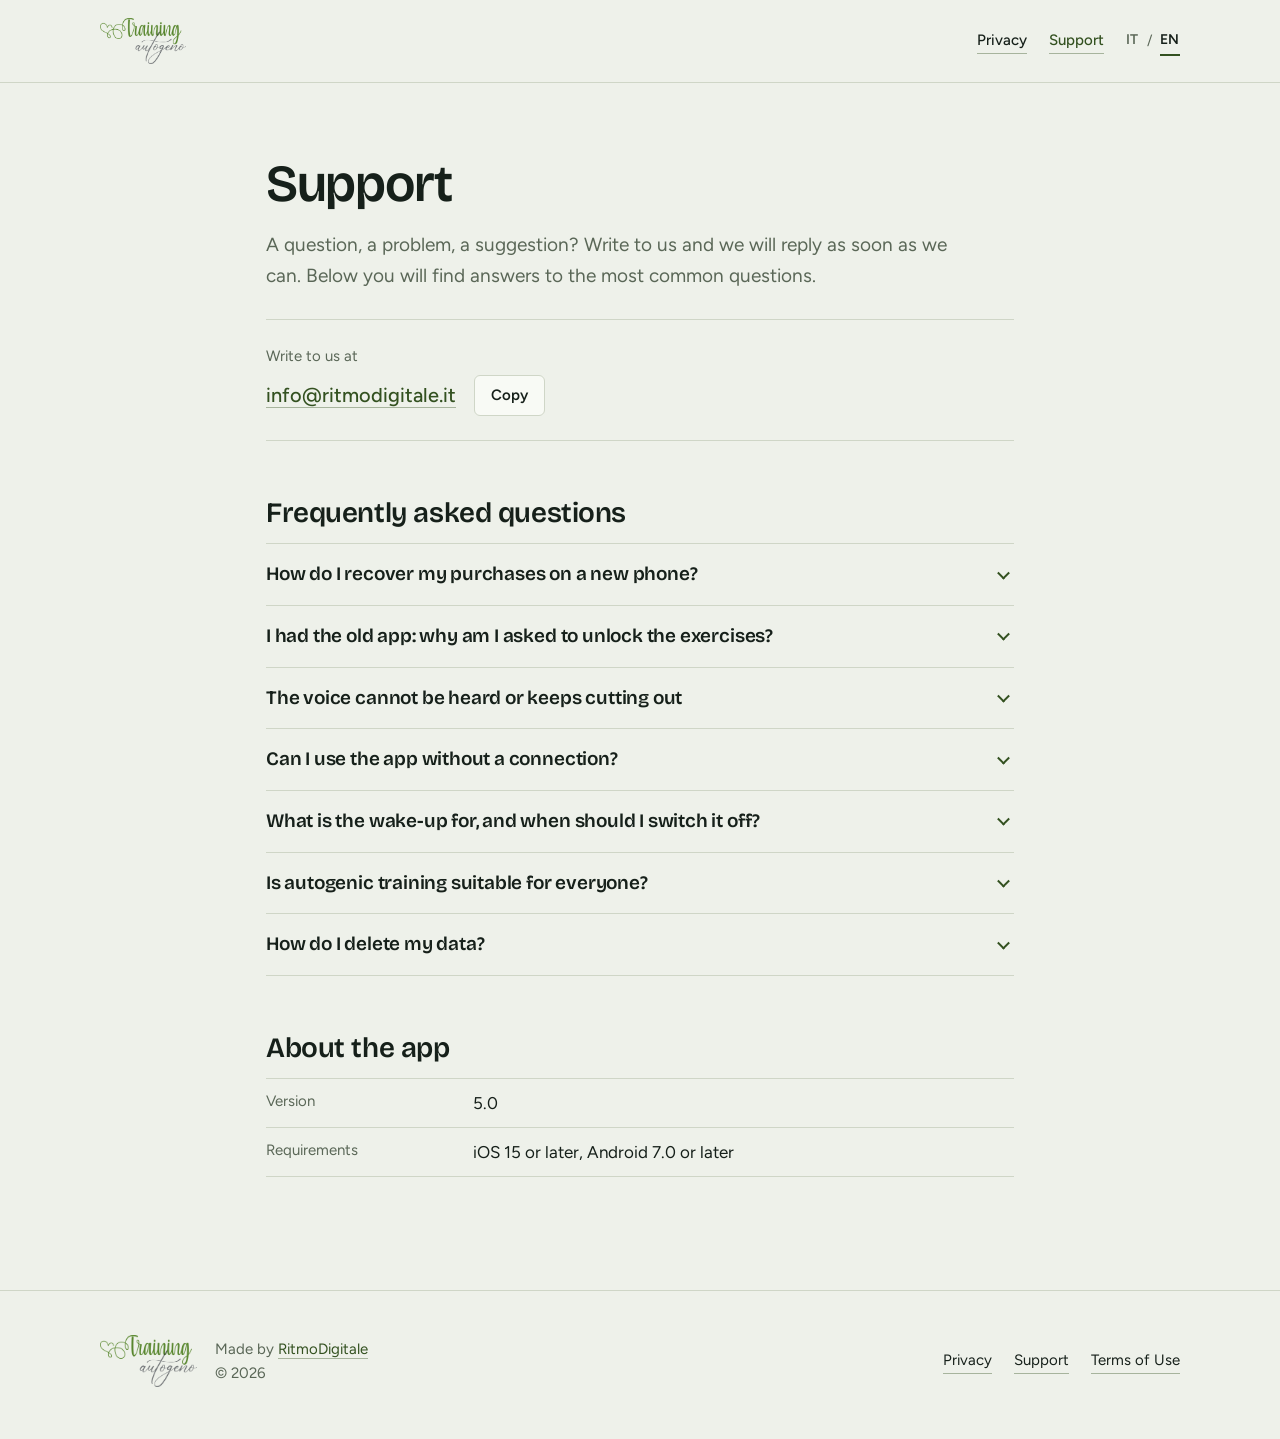
<file: support.html>
<!doctype html>
<html lang="it">
<head>
  <meta charset="utf-8">
  <meta name="viewport" content="width=device-width, initial-scale=1">
  <title data-en="Support · Training Autogeno">Supporto · Training Autogeno</title>
  <meta name="description" content="Supporto per l'app Training Autogeno: contatti e domande frequenti su ripristino acquisti e audio." data-en="Support for the Training Autogeno app: contact and frequently asked questions about restoring purchases and audio.">
  <meta name="theme-color" content="#0C120E" media="(prefers-color-scheme: dark)">
  <meta name="theme-color" content="#EEF1EA" media="(prefers-color-scheme: light)">
  <meta property="og:type" content="website">
  <meta property="og:site_name" content="Training Autogeno">
  <meta property="og:title" content="Supporto · Training Autogeno" data-en="Support · Training Autogeno">
  <meta property="og:description" content="Supporto per l'app Training Autogeno: contatti e domande frequenti su ripristino acquisti e audio." data-en="Support for the Training Autogeno app: contact and frequently asked questions about restoring purchases and audio.">
  <meta property="og:image" content="assets/img/icon.png">
  <link rel="icon" type="image/png" href="assets/img/icon-180.png">
  <link rel="apple-touch-icon" href="assets/img/icon-180.png">
  <link rel="preconnect" href="https://fonts.googleapis.com">
  <link rel="preconnect" href="https://fonts.gstatic.com" crossorigin>
  <link rel="stylesheet" href="https://fonts.googleapis.com/css2?family=Bricolage+Grotesque:opsz,wght@12..96,400..800&family=Figtree:ital,wght@0,300..700;1,300..600&display=swap">
  <link rel="stylesheet" href="assets/style.css">
  <script src="assets/site.js"></script>
</head>
<body>
  <a class="skip" href="#main"><span data-l="it" lang="it">Salta al contenuto</span><span data-l="en" lang="en">Skip to content</span></a>
  <header class="site-header">
    <div class="wrap">
      <a class="brand" href="index.html" aria-label="Training Autogeno">
        <img class="logo-l" src="assets/img/logo_light.png" alt="Training Autogeno" width="86" height="46">
        <img class="logo-d" src="assets/img/logo_dark.png" alt="" width="86" height="46"></a>
      <nav class="nav" aria-label="Menu">
        <a href="privacy.html">Privacy</a>
        <a href="support.html" aria-current="page"><span data-l="it" lang="it">Supporto</span><span data-l="en" lang="en">Support</span></a>
        <div class="lang" role="group" aria-label="Lingua / Language">
          <button type="button" data-set-lang="it" aria-pressed="true" lang="it">IT</button><span aria-hidden="true">/</span><button type="button" data-set-lang="en" aria-pressed="false" lang="en">EN</button>
        </div>
      </nav>
    </div>
  </header>
  <main id="main" class="page">
    <div class="wrap">
    <article class="doc">
      <h1><span data-l="it" lang="it">Supporto</span><span data-l="en" lang="en">Support</span></h1>
      <p class="lead" data-l="it" lang="it">Una domanda, un problema, un suggerimento? Scrivici: ti rispondiamo appena possibile. Qui sotto trovi prima le risposte alle domande più frequenti.</p>
<p class="lead" data-l="en" lang="en">A question, a problem, a suggestion? Write to us and we will reply as soon as we can. Below you will find answers to the most common questions.</p>
      <div class="contact">
        <p class="label" data-l="it" lang="it">Scrivici a</p>
<p class="label" data-l="en" lang="en">Write to us at</p>
        <div class="row">
          <span class="mail" id="mail"><a href="mailto:info@ritmodigitale.it">info@ritmodigitale.it</a></span>
          <button type="button" class="btn" data-copy="mail"><span data-l="it" lang="it">Copia</span><span data-l="en" lang="en">Copy</span></button>
        </div>
      </div>
      <h2 class="faq-title"><span data-l="it" lang="it">Domande frequenti</span><span data-l="en" lang="en">Frequently asked questions</span></h2>
      <div class="faq">
        <details>
          <summary><span data-l="it" lang="it">Come recupero gli acquisti su un nuovo telefono?</span><span data-l="en" lang="en">How do I recover my purchases on a new phone?</span></summary>
          <div class="ans"><div data-l="it" lang="it"><p>Apri l'app, vai nella schermata di sblocco degli esercizi e tocca <strong>Ripristina acquisti</strong>. Usa lo stesso account Apple o Google con cui hai acquistato.</p></div>
<div data-l="en" lang="en"><p>Open the app, go to the screen that unlocks the exercises and tap <strong>Restore purchases</strong>. Use the same Apple or Google account you purchased with.</p></div></div>
        </details>
        <details>
          <summary><span data-l="it" lang="it">Avevo la vecchia app: perché mi viene chiesto di sbloccare gli esercizi?</span><span data-l="en" lang="en">I had the old app: why am I asked to unlock the exercises?</span></summary>
          <div class="ans"><div data-l="it" lang="it"><p>Se hai ancora la vecchia app, <strong>aggiornala</strong> invece di reinstallarla: gli esercizi risultano già sbloccati. Se invece l'hai reinstallata, tocca <strong>Ripristina acquisti</strong>: l'app riconosce la tua prima installazione. Se ancora non funziona, scrivici.</p></div>
<div data-l="en" lang="en"><p>If you still have the old app, <strong>update it</strong> rather than reinstalling: all exercises will already be unlocked. If you reinstalled it, tap <strong>Restore purchases</strong>: the app recognises your first installation. If it still does not work, write to us.</p></div></div>
        </details>
        <details>
          <summary><span data-l="it" lang="it">La voce non si sente o si interrompe</span><span data-l="en" lang="en">The voice cannot be heard or keeps cutting out</span></summary>
          <div class="ans"><div data-l="it" lang="it"><p>Controlla il volume del telefono e l'uscita audio (se è collegato un dispositivo Bluetooth, la voce va lì) e che la modalità Non disturbare non stia interferendo. L'audio continua anche a schermo bloccato e funziona anche con il tasto silenzioso attivo.</p></div>
<div data-l="en" lang="en"><p>Check the phone volume and the audio output (if a Bluetooth device is connected, the voice goes there) and that Do Not Disturb is not interfering. Audio keeps playing with the screen locked, and also works with the silent switch on.</p></div></div>
        </details>
        <details>
          <summary><span data-l="it" lang="it">Posso usare l'app senza connessione?</span><span data-l="en" lang="en">Can I use the app without a connection?</span></summary>
          <div class="ans"><div data-l="it" lang="it"><p>Sì. Audio e testi sono dentro l'app. La connessione serve soltanto per gli acquisti e per il ripristino.</p></div>
<div data-l="en" lang="en"><p>Yes. Audio and texts are inside the app. A connection is only needed for purchases and for restoring them.</p></div></div>
        </details>
        <details>
          <summary><span data-l="it" lang="it">A cosa serve la ripresa e quando disattivarla?</span><span data-l="en" lang="en">What is the wake-up for, and when should I switch it off?</span></summary>
          <div class="ans"><div data-l="it" lang="it"><p>La ripresa riattiva il corpo alla fine dell'esercizio. Disattivala la sera, se vuoi addormentarti subito dopo.</p></div>
<div data-l="en" lang="en"><p>The wake-up gently reactivates the body at the end of the exercise. Switch it off in the evening if you want to fall asleep right afterwards.</p></div></div>
        </details>
        <details>
          <summary><span data-l="it" lang="it">Il training autogeno è adatto a tutti?</span><span data-l="en" lang="en">Is autogenic training suitable for everyone?</span></summary>
          <div class="ans"><div data-l="it" lang="it"><p>Il training autogeno non è indicato in caso di depressione importante ed è controindicato in caso di psicosi. Non sostituisce il parere di un medico o di uno psicoterapeuta: se hai dubbi, parlane prima con lui.</p></div>
<div data-l="en" lang="en"><p>Autogenic training is not recommended in cases of major depression and is contraindicated in cases of psychosis. It does not replace the advice of a doctor or a psychotherapist: if in doubt, talk to one first.</p></div></div>
        </details>
        <details>
          <summary><span data-l="it" lang="it">Come cancello i miei dati?</span><span data-l="en" lang="en">How do I delete my data?</span></summary>
          <div class="ans"><div data-l="it" lang="it"><p>Disinstallando l'app cancelli le preferenze salvate sul telefono. Per i dati degli acquisti, vedi la sezione <a href="privacy.html#cancellazione">Come cancellare i tuoi dati</a> dell'informativa privacy.</p></div>
<div data-l="en" lang="en"><p>Uninstalling the app deletes the preferences stored on your phone. For purchase data, see the section <a href="privacy.html#cancellazione">How to delete your data</a> of the privacy notice.</p></div></div>
        </details>
      </div>
      <h2 class="faq-title"><span data-l="it" lang="it">Informazioni sull'app</span><span data-l="en" lang="en">About the app</span></h2>
      <dl class="facts">
        <div><dt><span data-l="it" lang="it">Versione</span><span data-l="en" lang="en">Version</span></dt><dd>5.0</dd></div>
        <div><dt><span data-l="it" lang="it">Requisiti</span><span data-l="en" lang="en">Requirements</span></dt><dd><span data-l="it" lang="it">iOS 15 o successivo, Android 7.0 o successivo</span><span data-l="en" lang="en">iOS 15 or later, Android 7.0 or later</span></dd></div>
      </dl>
    </article>
    </div>
  </main>
  <footer class="site-footer">
    <div class="wrap">
      <div class="foot-brand">
        <img class="logo-l" src="assets/img/logo_light.png" alt="Training Autogeno" width="97" height="52">
        <img class="logo-d" src="assets/img/logo_dark.png" alt="" width="97" height="52">
        <p><span data-l="it" lang="it">Realizzato da <a href="https://ritmodigitale.it/" rel="noopener">RitmoDigitale</a></span><span data-l="en" lang="en">Made by <a href="https://ritmodigitale.it/" rel="noopener">RitmoDigitale</a></span><br>© 2026</p>
      </div>
      <nav class="foot-nav" aria-label="Footer">
        <a href="privacy.html">Privacy</a>
        <a href="support.html"><span data-l="it" lang="it">Supporto</span><span data-l="en" lang="en">Support</span></a>
        <a href="https://www.apple.com/legal/internet-services/itunes/dev/stdeula/" rel="noopener"><span data-l="it" lang="it">Termini d'uso</span><span data-l="en" lang="en">Terms of Use</span></a>
      </nav>
    </div>
  </footer>
</body>
</html>
</file>
<file: assets/style.css>
/* Training Autogeno: sito di presentazione. Nessun serif, nessun pulsante a pill. */

/* ---------- Token: tema chiaro (predefinito) ---------- */
:root {
  --bg: #EEF1EA;
  --surface: #F8FAF5;
  --ink: #16201A;
  --muted: #5A6757;
  --line: #CFD6C7;
  --accent: #335120;
  --accent-soft: rgba(51, 81, 32, .38);
  --todo-bg: #F7E8A2;
  --todo-ink: #16201A;
  --todo-line: #B8872E;
  --warn: #9A6B13;
  --logo-l: block;
  --logo-d: none;
  --font-head: "Bricolage Grotesque", "Avenir Next", "Segoe UI", system-ui, -apple-system, sans-serif;
  --font-body: "Figtree", "Avenir Next", "Segoe UI", system-ui, -apple-system, sans-serif;
  --gutter: 20px;
  --maxw: 1080px;
  color-scheme: light;
}

/* ---------- Tema scuro: segue il sistema, forzabile con data-theme ---------- */
@media (prefers-color-scheme: dark) {
  :root:not([data-theme="light"]) {
    --bg: #0C120E;
    --surface: #141C16;
    --ink: #E6ECE2;
    --muted: #93A08E;
    --line: #2B382B;
    --accent: #B5CC9F;
    --accent-soft: rgba(181, 204, 159, .4);
    --todo-bg: rgba(229, 195, 106, .22);
    --todo-ink: #F6E7B0;
    --todo-line: #E5C36A;
    --warn: #E5C36A;
    --logo-l: none;
    --logo-d: block;
    color-scheme: dark;
  }
}
:root[data-theme="dark"] {
  --bg: #0C120E;
  --surface: #141C16;
  --ink: #E6ECE2;
  --muted: #93A08E;
  --line: #2B382B;
  --accent: #B5CC9F;
  --accent-soft: rgba(181, 204, 159, .4);
  --todo-bg: rgba(229, 195, 106, .22);
  --todo-ink: #F6E7B0;
  --todo-line: #E5C36A;
  --warn: #E5C36A;
  --logo-l: none;
  --logo-d: block;
  color-scheme: dark;
}

/* ---------- Lingua ---------- */
html[data-lang="en"] [data-l="it"],
html:not([data-lang="en"]) [data-l="en"] { display: none !important; }
html:not(.js) .lang { display: none; }

/* ---------- Base ---------- */
*, *::before, *::after { box-sizing: border-box; }
html { -webkit-text-size-adjust: 100%; scroll-behavior: smooth; }
body {
  margin: 0;
  background: var(--bg);
  color: var(--ink);
  font-family: var(--font-body);
  font-size: 17px;
  line-height: 1.65;
  -webkit-font-smoothing: antialiased;
  overflow-x: hidden;
}
img, canvas, svg { max-width: 100%; }
h1, h2, h3 { font-family: var(--font-head); font-weight: 600; letter-spacing: -.015em; line-height: 1.15; margin: 0; }
p { margin: 0 0 1em; }
ul, ol { padding: 0; margin: 0; }

.wrap { width: 100%; max-width: calc(var(--maxw) + var(--gutter) * 2); margin-inline: auto; padding-inline: var(--gutter); }

:focus-visible { outline: 2px solid var(--accent); outline-offset: 3px; border-radius: 3px; }
.hero :focus-visible, .on-hero :focus-visible { outline-color: #B5CC9F; }

.skip {
  position: absolute; left: var(--gutter); top: -60px; z-index: 100;
  background: var(--surface); color: var(--ink); border: 1px solid var(--line);
  padding: 10px 16px; border-radius: 6px; text-decoration: none; font-weight: 600;
}
.skip:focus { top: 12px; }

/* Link testuale con sottolineatura animata */
a {
  color: var(--accent);
  text-decoration: none;
  padding-bottom: 1px;
  background:
    linear-gradient(var(--accent), var(--accent)) 0 100% / 0 2px no-repeat,
    linear-gradient(var(--accent-soft), var(--accent-soft)) 0 100% / 100% 1px no-repeat;
  transition: background-size .3s ease;
  -webkit-box-decoration-break: clone; box-decoration-break: clone;
}
a:hover, a:focus-visible { background-size: 100% 2px, 100% 1px; }
a.plain, .store, .brand, .skip { background: none; padding-bottom: 0; }

.todo {
  background: var(--todo-bg); color: var(--todo-ink);
  padding: 0 .35em; border-radius: 3px; font-weight: 500;
  box-shadow: inset 0 -1.5px 0 var(--todo-line);
  -webkit-box-decoration-break: clone; box-decoration-break: clone;
}

/* ---------- Intestazione ---------- */
.site-header { padding: 18px 0; border-bottom: 1px solid var(--line); }
.site-header .wrap { display: flex; align-items: center; justify-content: space-between; gap: 16px; }
.brand { display: inline-flex; align-items: center; }
.brand img { height: 46px; width: auto; }
.logo-l { display: var(--logo-l); }
.logo-d { display: var(--logo-d); }
.nav { display: flex; align-items: center; gap: 22px; }
.nav a { font-size: 15px; font-weight: 500; color: var(--ink); }
.nav a[aria-current="page"] { color: var(--accent); }
.lang { display: flex; align-items: center; gap: 8px; font-size: 14px; color: var(--muted); }
.lang button {
  font: inherit; font-weight: 600; letter-spacing: .04em; color: var(--muted);
  background: none; border: 0; padding: 2px 0; cursor: pointer;
  border-bottom: 2px solid transparent;
}
.lang button[aria-pressed="true"] { color: var(--ink); border-bottom-color: var(--accent); }
.lang button:hover { color: var(--ink); }

.site-header.on-hero {
  position: absolute; inset: 0 0 auto 0; z-index: 5; border: 0; padding: 22px 0;
}
.on-hero .nav a { color: #E6ECE2; }
.on-hero .nav a:hover { color: #fff; }
.on-hero .lang, .on-hero .lang button { color: #A9B6A3; }
.on-hero .lang button[aria-pressed="true"] { color: #E6ECE2; border-bottom-color: #B5CC9F; }
.on-hero a { --accent: #B5CC9F; --accent-soft: rgba(181, 204, 159, .4); }

/* ---------- Hero (sempre notte) ---------- */
.hero {
  position: relative; isolation: isolate; overflow: hidden;
  min-height: min(100svh, 820px); padding: 0;
  display: flex; flex-direction: column; justify-content: center;
  background: #0A130C; color: #E6ECE2;
}
.hero canvas { position: absolute; inset: 0; width: 100%; height: 100%; z-index: -2; display: block; }
.hero-scrim {
  position: absolute; inset: 0; z-index: -1; pointer-events: none;
  background:
    linear-gradient(90deg, rgba(6, 10, 7, .62) 0%, rgba(6, 10, 7, .28) 48%, rgba(6, 10, 7, 0) 72%),
    linear-gradient(180deg, rgba(6, 10, 7, .5) 0, rgba(6, 10, 7, 0) 130px);
}
.hero-inner { padding-block: 112px 72px; }
.hero-copy { max-width: 560px; }
.hero-logo { display: block; height: 120px; width: auto; margin: 0 0 28px -6px; }
.claim {
  font-size: clamp(30px, 4.2vw, 50px); font-weight: 600; line-height: 1.1; letter-spacing: -.025em;
  margin-bottom: 18px; text-wrap: balance;
}
.sub { font-size: clamp(17px, 1.7vw, 20px); color: #BCC8B6; max-width: 34em; margin-bottom: 34px; }
.stores { display: flex; flex-wrap: wrap; gap: 14px; }

/* Badge degli store: rettangoli scuri, niente pill */
.store {
  display: inline-flex; align-items: center; gap: 11px;
  min-height: 52px; padding: 7px 18px 7px 13px;
  background: #000; color: #fff; border: 1px solid #7C847A; border-radius: 9px;
  transition: border-color .2s, transform .2s, box-shadow .2s;
}
.store:hover { border-color: #B5CC9F; transform: translateY(-1px); box-shadow: 0 6px 20px rgba(0, 0, 0, .35); background: #000; }
.store.soon, .store.soon:hover { cursor: default; border-color: #7C847A; transform: none; box-shadow: none; }
.store svg { width: 26px; height: 26px; flex: none; }
.store span { display: flex; flex-direction: column; line-height: 1.1; text-align: left; }
.store small { font-size: 11px; letter-spacing: .02em; color: #D6DCD2; }
.store b { font-family: var(--font-body); font-size: 20px; font-weight: 600; letter-spacing: -.01em; }

/* ---------- Sezioni ---------- */
section { padding: 104px 0; }
section + section { border-top: 1px solid var(--line); }
.hero + section { border-top: 0; }
h2 { font-size: clamp(28px, 3.6vw, 42px); margin-bottom: 28px; text-wrap: balance; }
.lead { color: var(--muted); font-size: 19px; max-width: 36em; }

.about { display: grid; grid-template-columns: 5fr 7fr; gap: 64px; align-items: start; }
.about h2 { position: sticky; top: 40px; }
.about p { max-width: 36em; }

.notice {
  margin-top: 36px; padding: 20px 24px; max-width: 40em;
  background: var(--surface); border: 1px solid var(--line); border-left: 4px solid var(--warn); border-radius: 4px;
}
.notice strong { display: block; font-family: var(--font-head); font-size: 17px; margin-bottom: 4px; }
.notice p { margin: 0; font-size: 16px; }

/* Percorso dei sette esercizi */
.exercises { display: grid; grid-template-columns: 5fr 7fr; gap: 64px; align-items: start; }
.exercises > div:first-child { position: sticky; top: 40px; }
.path { list-style: none; position: relative; }
.path li { position: relative; padding: 0 0 40px 64px; }
.path li:last-child { padding-bottom: 0; }
.path li::before { content: ""; position: absolute; left: 13px; top: 38px; bottom: -2px; width: 1px; background: var(--line); }
.path li:last-child::before { display: none; }
.node {
  position: absolute; left: 0; top: 3px; width: 28px; height: 28px; border-radius: 50%;
  background: var(--c); border: 1.5px solid color-mix(in srgb, var(--c) 55%, var(--ink)); box-shadow: 0 0 0 6px var(--bg), 0 0 0 7px var(--c), 0 0 22px 2px var(--c);
}
.path h3 { font-size: 23px; display: flex; align-items: baseline; gap: 12px; }
.path h3 .n { font-family: var(--font-body); font-weight: 500; font-size: 13px; color: var(--muted); letter-spacing: .06em; }
.formula { font-style: italic; font-weight: 300; font-size: clamp(19px, 2.1vw, 22px); margin: 4px 0 6px; color: var(--ink); }
.scene { font-size: 15px; color: var(--muted); margin: 0; }

/* Come funziona */
.feats { display: grid; grid-template-columns: 1fr 1fr; gap: 0 56px; margin-top: 12px; }
.feat { border-top: 1px solid var(--line); padding: 32px 0 36px; }
.feat svg { width: 30px; height: 30px; stroke: var(--accent); fill: none; stroke-width: 1.5; stroke-linecap: round; stroke-linejoin: round; margin-bottom: 16px; }
.feat h3 { font-size: 21px; margin-bottom: 6px; }
.feat p { margin: 0; color: var(--muted); max-width: 26em; }

/* Telefoni */
.phones { display: grid; grid-template-columns: repeat(4, 1fr); gap: 32px; margin: 12px 0 0; padding: 0; list-style: none; }
.phones figure { margin: 0; }
.phone {
  position: relative; aspect-ratio: 1206 / 2622; width: 100%;
  border-radius: 13% / 6%; padding: 3.2%;
  background: #0b0f0c; border: 1px solid #364236;
  box-shadow: 0 24px 48px -24px rgba(0, 0, 0, .55), inset 0 0 0 1px #1c241d;
}
.phone .screen { position: relative; width: 100%; height: 100%; border-radius: 10.5% / 4.9%; overflow: hidden; background: #0C120E; }
.phone canvas, .phone img { position: absolute; inset: 0; width: 100%; height: 100%; display: block; object-fit: cover; }
.phone img { opacity: 0; transition: opacity .3s; }
.phone img.ok { opacity: 1; }
.phones figcaption { margin-top: 16px; text-align: center; font-size: 15px; color: var(--muted); }

/* Prezzi */
.prices { display: grid; grid-template-columns: repeat(3, 1fr); gap: 0 48px; }
.price { border-top: 1px solid var(--line); padding: 28px 0 8px; }
.price h3 { font-size: 22px; margin-bottom: 10px; }
.price p { color: var(--muted); max-width: 24em; }
.price p.big { color: var(--ink); font-family: var(--font-head); font-weight: 600; font-size: 22px; letter-spacing: -.01em; line-height: 1.25; margin-bottom: 10px; }
.cta { margin-top: 48px; }
.cta p { color: var(--muted); margin-bottom: 18px; }

/* ---------- Piè di pagina ---------- */
.site-footer { border-top: 1px solid var(--line); padding: 44px 0 52px; font-size: 15px; color: var(--muted); }
.site-footer .wrap { display: flex; flex-wrap: wrap; gap: 28px 48px; align-items: center; justify-content: space-between; }
.foot-brand { display: flex; align-items: center; gap: 18px; }
.foot-brand img { height: 52px; width: auto; }
.foot-brand p { margin: 0; }
.foot-nav { display: flex; flex-wrap: wrap; gap: 6px 22px; align-items: center; }
.foot-nav a { color: var(--ink); }

/* ---------- Documenti (privacy, supporto) ---------- */
.page { padding: 72px 0 96px; }
.doc { max-width: 68ch; margin-inline: auto; }
.doc h1 { font-size: clamp(34px, 5vw, 52px); letter-spacing: -.025em; margin-bottom: 14px; }
.doc .meta { color: var(--muted); font-size: 15px; margin-bottom: 36px; }
.doc h2 { font-size: clamp(22px, 2.6vw, 28px); margin: 0 0 14px; scroll-margin-top: 24px; }
.doc section { padding: 0; margin-top: 48px; border: 0; counter-increment: sec; }
.doc section + section { border: 0; }
.doc .numbered h2::before { content: counter(sec) ". "; color: var(--accent); }
.doc { counter-reset: sec; }
.doc ul, .doc ol.list { padding-left: 1.2em; margin: 0 0 1em; }
.doc li { margin-bottom: .4em; }
.summary { background: var(--surface); border: 1px solid var(--line); border-radius: 6px; padding: 20px 24px; margin-bottom: 32px; }
.summary p { margin: 0; }
.toc { border-top: 1px solid var(--line); border-bottom: 1px solid var(--line); padding: 20px 0; margin-bottom: 8px; }
.toc strong { font-family: var(--font-head); font-size: 15px; letter-spacing: .02em; display: block; margin-bottom: 8px; }
.toc ol { margin: 0; padding-left: 1.5em; columns: 2; column-gap: 32px; }
.toc li { margin-bottom: .25em; break-inside: avoid; }
dl.facts { margin: 0 0 1em; border-top: 1px solid var(--line); }
dl.facts > div { display: grid; grid-template-columns: 11em 1fr; gap: 4px 20px; padding: 10px 0; border-bottom: 1px solid var(--line); }
dl.facts dt { color: var(--muted); font-size: 15px; }
dl.facts dd { margin: 0; }
.overflow-wrap { overflow-wrap: anywhere; }

/* Supporto */
.contact { border-top: 1px solid var(--line); border-bottom: 1px solid var(--line); padding: 24px 0; margin: 28px 0 8px; }
.contact .label { color: var(--muted); font-size: 15px; margin-bottom: 6px; }
.contact .row { display: flex; flex-wrap: wrap; align-items: center; gap: 12px 18px; }
.contact .mail { font-size: 20px; font-weight: 500; user-select: all; overflow-wrap: anywhere; }
.btn {
  font: inherit; font-size: 15px; font-weight: 600; color: var(--ink);
  background: var(--surface); border: 1px solid var(--line); border-radius: 6px;
  padding: 7px 16px; cursor: pointer; transition: border-color .2s, background .2s;
}
.btn:hover { border-color: var(--accent); }
.btn.done { border-color: var(--accent); color: var(--accent); }
.doc h2.faq-title { margin-top: 56px; }
.faq details { border-bottom: 1px solid var(--line); interpolate-size: allow-keywords; }
.faq details:first-of-type { border-top: 1px solid var(--line); }
.faq summary {
  list-style: none; cursor: pointer; padding: 18px 40px 18px 0; position: relative;
  font-family: var(--font-head); font-weight: 600; font-size: 19px; line-height: 1.3; letter-spacing: -.01em;
}
.faq summary::-webkit-details-marker { display: none; }
.faq summary::after {
  content: ""; position: absolute; right: 6px; top: 50%; width: 9px; height: 9px;
  border-right: 2px solid var(--accent); border-bottom: 2px solid var(--accent);
  transform: translateY(-70%) rotate(45deg); transition: transform .3s ease;
}
.faq details[open] summary::after { transform: translateY(-30%) rotate(-135deg); }
.faq summary:hover { color: var(--accent); }
.faq .ans { padding: 0 0 20px; color: var(--ink); }
.faq .ans p:last-child { margin-bottom: 0; }
.faq details[open] .ans { animation: ans .35s ease; }
@keyframes ans { from { opacity: 0; transform: translateY(-6px); } to { opacity: 1; transform: none; } }
@supports (selector(::details-content)) {
  .faq details::details-content { height: 0; overflow: clip; transition: height .3s ease, content-visibility .3s allow-discrete; }
  .faq details[open]::details-content { height: auto; }
}

/* ---------- Responsive ---------- */
@media (max-width: 900px) {
  section { padding: 72px 0; }
  .about, .exercises { grid-template-columns: 1fr; gap: 28px; }
  .about h2, .exercises > div:first-child { position: static; }
  .about h2 { margin-bottom: 0; }
  .exercises h2 { margin-bottom: 14px; }
  .prices { grid-template-columns: 1fr; gap: 0; }
  .price { padding-bottom: 20px; }
  .phones {
    display: flex; overflow-x: auto; scroll-snap-type: x mandatory; gap: 20px;
    margin-inline: calc(var(--gutter) * -1); padding: 4px var(--gutter) 18px;
    -webkit-overflow-scrolling: touch; scrollbar-width: thin; scrollbar-color: var(--line) transparent;
  }
  .phones li { flex: 0 0 min(64vw, 250px); scroll-snap-align: center; }
}
@media (max-width: 720px) {
  body { font-size: 16.5px; }
  .feats { grid-template-columns: 1fr; }
  .feat { padding: 26px 0 28px; }
  .hero { justify-content: flex-end; }
  .hero-inner { padding-block: 96px 40px; }
  .hero-logo { height: 92px; margin-bottom: 20px; }
  .hero-scrim {
    background:
      linear-gradient(180deg, rgba(6, 10, 7, .5) 0, rgba(6, 10, 7, 0) 110px),
      linear-gradient(180deg, rgba(6, 10, 7, 0) 38%, rgba(6, 10, 7, .84) 72%);
  }
  .sub { margin-bottom: 26px; }
  .stores { gap: 10px; }
  .store { padding-right: 14px; flex: 1 1 150px; min-height: 50px; }
  .store b { font-size: 18px; }
  .nav { gap: 16px; }
  .brand img { height: 40px; }
  .toc ol { columns: 1; }
  dl.facts > div { grid-template-columns: 1fr; }
  .path li { padding-left: 54px; }
  .page { padding: 48px 0 72px; }
}
@media (max-width: 400px) {
  .nav { gap: 12px; }
  .nav a { font-size: 14px; }
  .hero-logo { height: 80px; }
}

@media (prefers-reduced-motion: reduce) {
  html { scroll-behavior: auto; }
  * { transition-duration: 0s !important; animation-duration: 0s !important; }
}
@media print {
  .site-header, .skip, .lang, .toc { display: none; }
  body { background: #fff; color: #000; }
}

/* link lunghi (URL degli store) vanno a capo invece di sforare su schermi stretti */
a { overflow-wrap: anywhere; }
</file>
